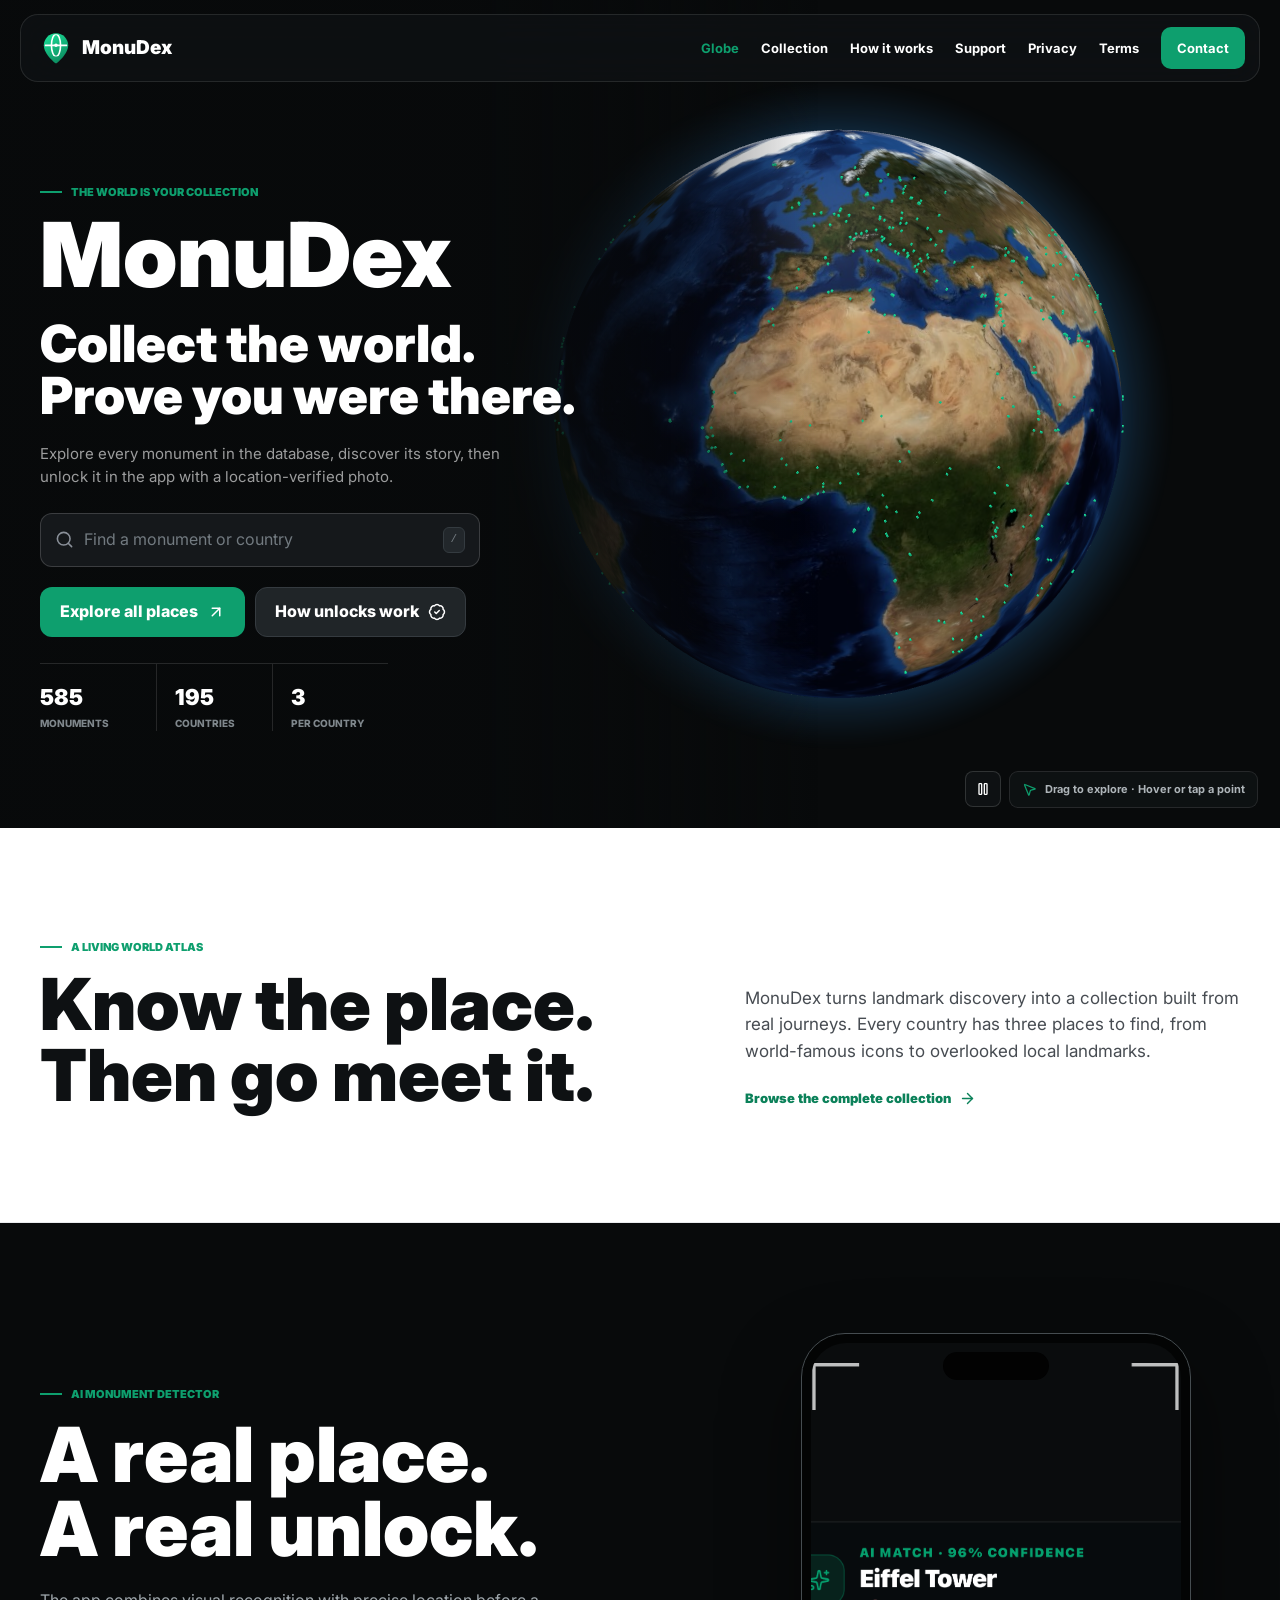
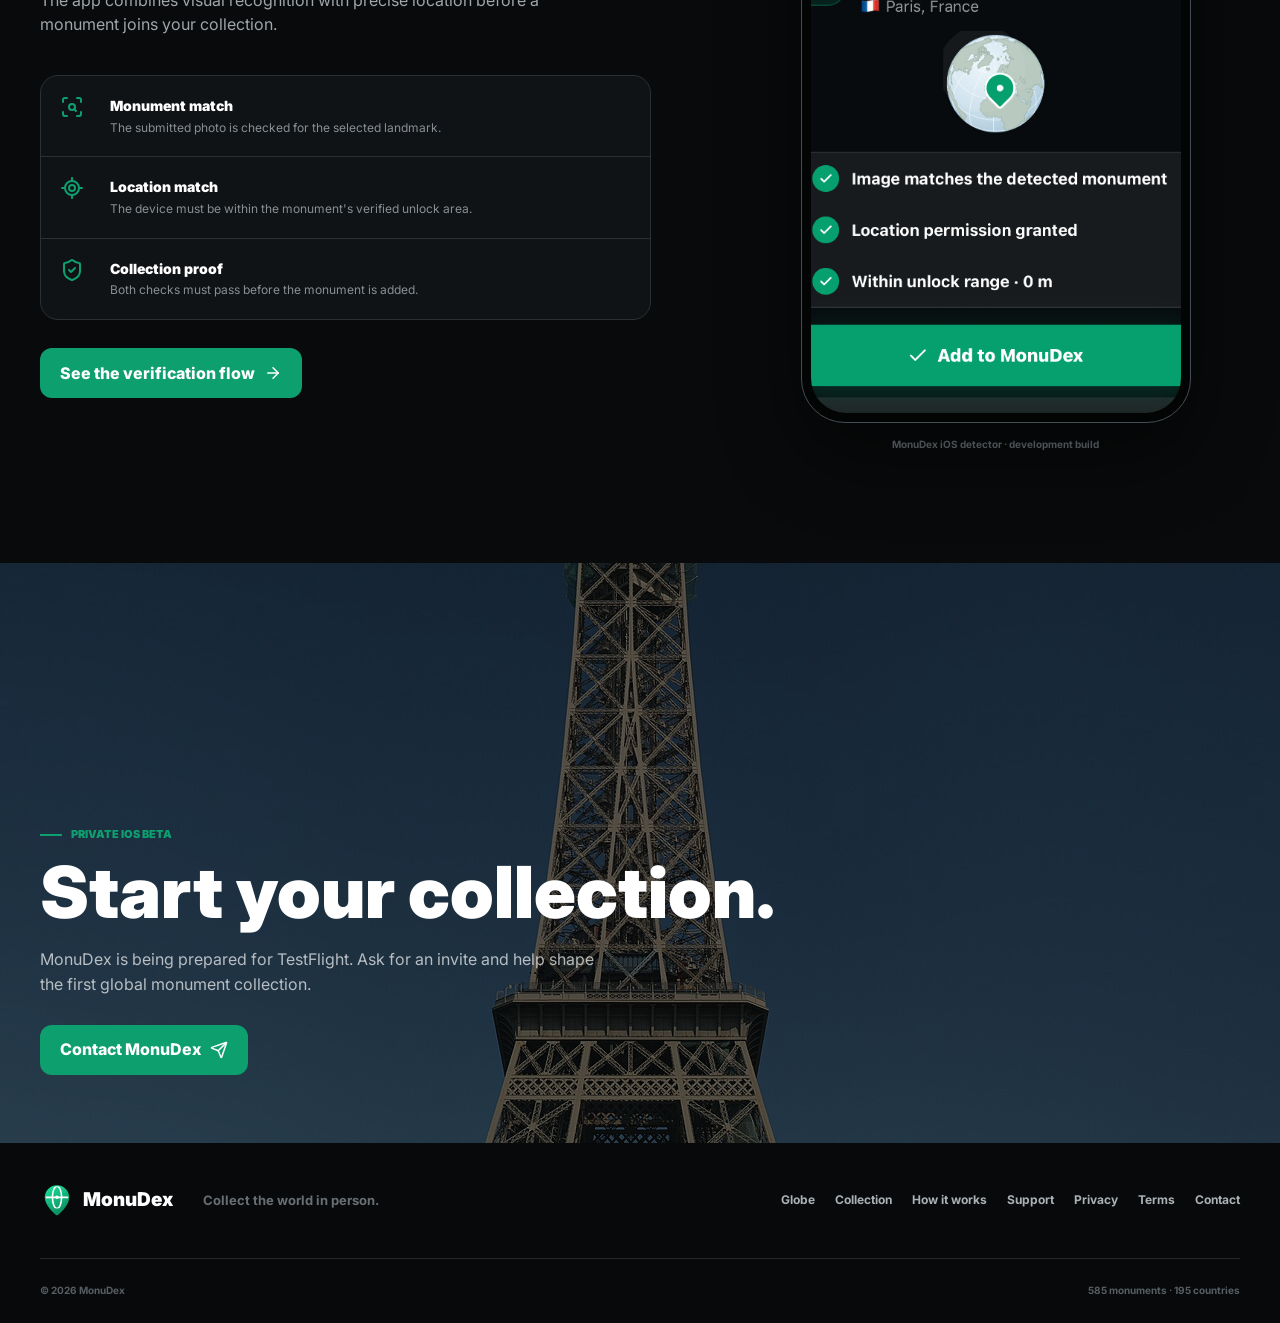
<file: index.html>
<!doctype html>
<html lang="en">
<head>
  <meta charset="utf-8">
  <meta name="viewport" content="width=device-width, initial-scale=1">
  <title>MonuDex | Collect the world in person</title>
  <meta name="description" content="Explore 585 monuments across 195 countries on the MonuDex globe, then unlock them in person with a location-verified photo.">
  <meta name="theme-color" content="#0E1113">
  <meta property="og:type" content="website">
  <meta property="og:title" content="MonuDex | Collect the world in person">
  <meta property="og:description" content="585 monuments. 195 countries. One personal collection built through real travel.">
  <meta property="og:url" content="https://monudex.com/">
  <meta property="og:image" content="https://monudex.com/assets/og-monudex.jpg">
  <meta name="twitter:card" content="summary_large_image">
  <link rel="icon" type="image/svg+xml" href="assets/logo-mark.svg">
  <link rel="apple-touch-icon" href="assets/icon.png">
  <link rel="preconnect" href="https://fonts.googleapis.com">
  <link rel="preconnect" href="https://fonts.gstatic.com" crossorigin>
  <link href="https://fonts.googleapis.com/css2?family=Inter:wght@400;500;600;700;800;900&display=swap" rel="stylesheet">
  <link rel="stylesheet" href="styles.css">
  <script src="assets/vendor/globe.gl.min.js" defer></script>
  <script src="assets/vendor/lucide.min.js" defer></script>
  <script src="site.js" defer></script>
  <script src="catalog.js" defer></script>
  <script src="globe.js" defer></script>
</head>
<body data-page="home">
  <a class="skip-link" href="#main">Skip to content</a>

  <header class="site-header" data-header>
    <a class="brand" href="index.html" aria-label="MonuDex home">
      <img src="assets/logo-mark.svg" alt="" width="36" height="36">
      <span>MonuDex</span>
    </a>
    <button class="icon-button menu-button" type="button" aria-label="Open navigation" aria-expanded="false" data-menu-button>
      <i data-lucide="menu" aria-hidden="true"></i>
    </button>
    <nav class="site-nav" aria-label="Primary navigation" data-nav>
      <a href="index.html" aria-current="page">Globe</a>
      <a href="explore.html">Collection</a>
      <a href="how-it-works.html">How it works</a>
      <a href="support.html">Support</a>
      <a href="privacy.html">Privacy</a>
      <a href="terms.html">Terms</a>
      <a class="nav-cta" href="mailto:hello@monudex.com?subject=MonuDex%20iOS">Contact</a>
    </nav>
  </header>

  <main id="main">
    <section class="globe-hero" aria-labelledby="hero-title">
      <div class="globe-stage" data-globe-stage aria-label="Interactive globe showing all 585 MonuDex monuments">
        <div class="globe-canvas" data-globe></div>
        <div class="globe-loading" data-globe-loading>
          <span></span>
          <p>Loading 585 places</p>
        </div>
      </div>

      <div class="hero-content page-shell">
        <p class="app-eyebrow"><span></span> The world is your collection</p>
        <h1 id="hero-title">MonuDex</h1>
        <p class="hero-line">Collect the world.<br>Prove you were there.</p>
        <p class="hero-copy">Explore every monument in the database, discover its story, then unlock it in the app with a location-verified photo.</p>

        <div class="globe-search-wrap">
          <label class="globe-search" for="globe-search">
            <i data-lucide="search" aria-hidden="true"></i>
            <span class="sr-only">Find a monument on the globe</span>
            <input id="globe-search" type="search" autocomplete="off" placeholder="Find a monument or country" data-globe-search>
            <kbd>/</kbd>
          </label>
          <div class="globe-results" data-globe-results hidden></div>
        </div>

        <div class="hero-actions">
          <a class="button button-primary" href="explore.html">Explore all places <i data-lucide="arrow-up-right" aria-hidden="true"></i></a>
          <a class="button button-dark" href="how-it-works.html">How unlocks work <i data-lucide="badge-check" aria-hidden="true"></i></a>
        </div>

        <div class="hero-stats" aria-label="MonuDex catalogue coverage">
          <div><strong>585</strong><span>Monuments</span></div>
          <div><strong>195</strong><span>Countries</span></div>
          <div><strong>3</strong><span>Per country</span></div>
        </div>
      </div>

      <div class="globe-controls">
        <button class="globe-rotation" type="button" aria-label="Pause globe rotation" aria-pressed="true" title="Pause globe rotation" data-globe-rotation>
          <i data-lucide="pause" aria-hidden="true"></i>
        </button>
        <div class="globe-instruction" aria-hidden="true">
          <i data-lucide="mouse-pointer-2"></i>
          <span>Drag to explore · Hover or tap a point</span>
        </div>
      </div>

      <aside class="place-popover" data-place-popover hidden aria-live="polite">
        <button class="icon-button place-close" type="button" aria-label="Close place information" data-place-close>
          <i data-lucide="x" aria-hidden="true"></i>
        </button>
        <img data-place-image alt="">
        <div class="place-copy">
          <p class="app-eyebrow"><span></span> <span data-place-category>Monument</span></p>
          <h2 data-place-name></h2>
          <p class="place-country"><i data-lucide="map-pin" aria-hidden="true"></i><span data-place-country></span></p>
          <div class="history-block">
            <span class="history-label">History</span>
            <p data-place-history>Loading history...</p>
          </div>
          <a class="history-source" href="https://en.wikipedia.org/" data-place-source target="_blank" rel="noreferrer" hidden>Read more on Wikipedia <i data-lucide="external-link" aria-hidden="true"></i></a>
        </div>
      </aside>
    </section>

    <section class="home-manifesto">
      <div class="page-shell home-manifesto-layout">
        <div>
          <p class="app-eyebrow"><span></span> A living world atlas</p>
          <h2>Know the place.<br>Then go meet it.</h2>
        </div>
        <div class="manifesto-copy">
          <p>MonuDex turns landmark discovery into a collection built from real journeys. Every country has three places to find, from world-famous icons to overlooked local landmarks.</p>
          <a class="text-link" href="explore.html">Browse the complete collection <i data-lucide="arrow-right" aria-hidden="true"></i></a>
        </div>
      </div>
    </section>

    <section class="verification-section" aria-labelledby="verification-title">
      <div class="page-shell verification-layout">
        <div class="verification-copy">
          <p class="app-eyebrow"><span></span> AI monument detector</p>
          <h2 id="verification-title">A real place.<br>A real unlock.</h2>
          <p class="verification-intro">The app combines visual recognition with precise location before a monument joins your collection.</p>
          <div class="proof-list">
            <div><i data-lucide="scan-search" aria-hidden="true"></i><p><strong>Monument match</strong><span>The submitted photo is checked for the selected landmark.</span></p></div>
            <div><i data-lucide="locate-fixed" aria-hidden="true"></i><p><strong>Location match</strong><span>The device must be within the monument's verified unlock area.</span></p></div>
            <div><i data-lucide="shield-check" aria-hidden="true"></i><p><strong>Collection proof</strong><span>Both checks must pass before the monument is added.</span></p></div>
          </div>
          <a class="button button-primary section-action" href="how-it-works.html">See the verification flow <i data-lucide="arrow-right" aria-hidden="true"></i></a>
        </div>

        <figure class="app-figure">
          <div class="phone-frame">
            <div class="phone-island" aria-hidden="true"></div>
            <img src="assets/app-detector.png" alt="MonuDex camera detector confirming the Eiffel Tower with image and location checks">
          </div>
          <figcaption>MonuDex iOS detector · development build</figcaption>
        </figure>
      </div>
    </section>

    <section class="closing-section" aria-labelledby="closing-title">
      <img src="assets/hero-eiffel.jpg" alt="The Eiffel Tower seen from Paris" loading="lazy">
      <div class="closing-shade" aria-hidden="true"></div>
      <div class="page-shell closing-content">
        <p class="app-eyebrow"><span></span> Private iOS beta</p>
        <h2 id="closing-title">Start your collection.</h2>
        <p>MonuDex is being prepared for TestFlight. Ask for an invite and help shape the first global monument collection.</p>
        <a class="button button-primary" href="mailto:hello@monudex.com?subject=MonuDex%20iOS">Contact MonuDex <i data-lucide="send" aria-hidden="true"></i></a>
      </div>
    </section>
  </main>

  <footer class="site-footer">
    <div class="page-shell footer-main">
      <a class="brand footer-brand" href="index.html" aria-label="MonuDex home"><img src="assets/logo-mark.svg" alt="" width="38" height="38"><span>MonuDex</span></a>
      <p>Collect the world in person.</p>
      <nav aria-label="Footer navigation">
        <a href="index.html">Globe</a>
        <a href="explore.html">Collection</a>
        <a href="how-it-works.html">How it works</a>
        <a href="support.html">Support</a>
        <a href="privacy.html">Privacy</a>
        <a href="terms.html">Terms</a>
        <a href="mailto:hello@monudex.com">Contact</a>
      </nav>
    </div>
    <div class="page-shell footer-bottom"><span>© 2026 MonuDex</span><span>585 monuments · 195 countries</span></div>
  </footer>

  <noscript>The globe needs JavaScript. The complete monument collection remains available on the Collection page.</noscript>
</body>
</html>
</file>
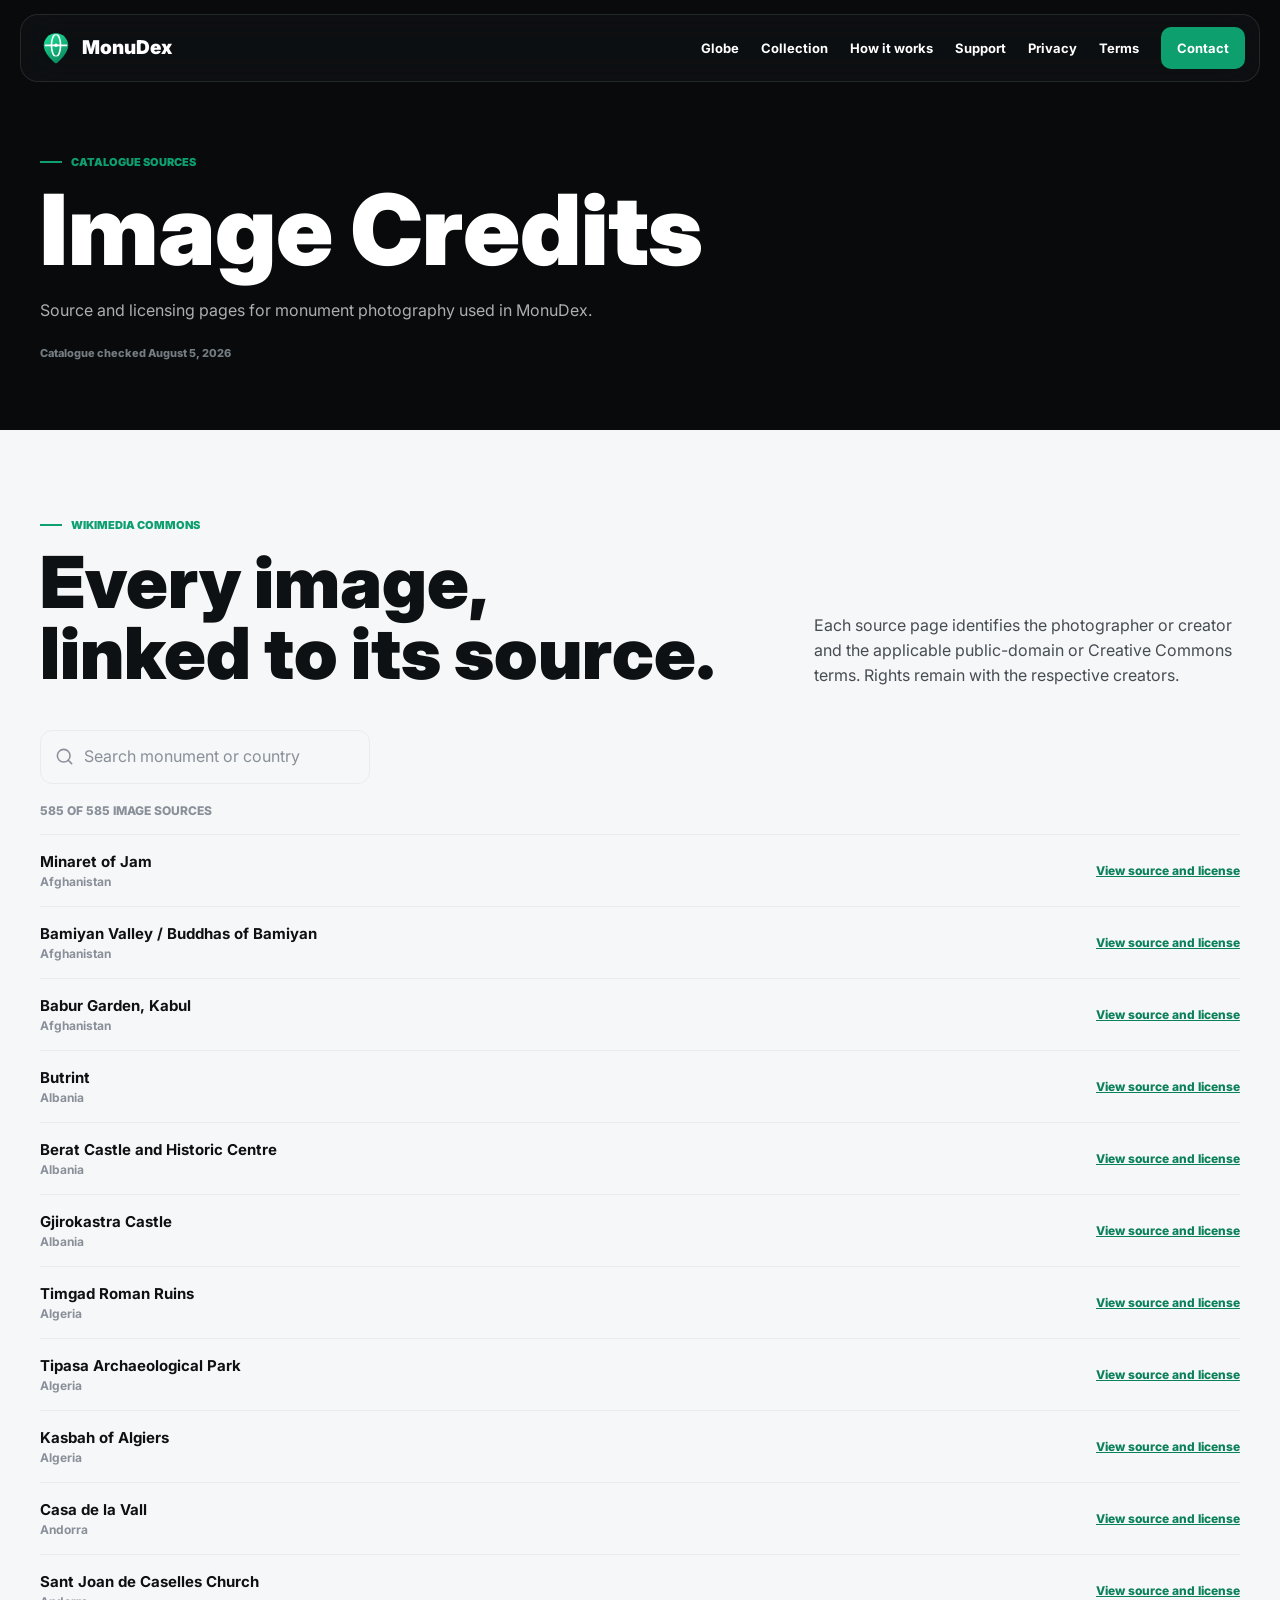
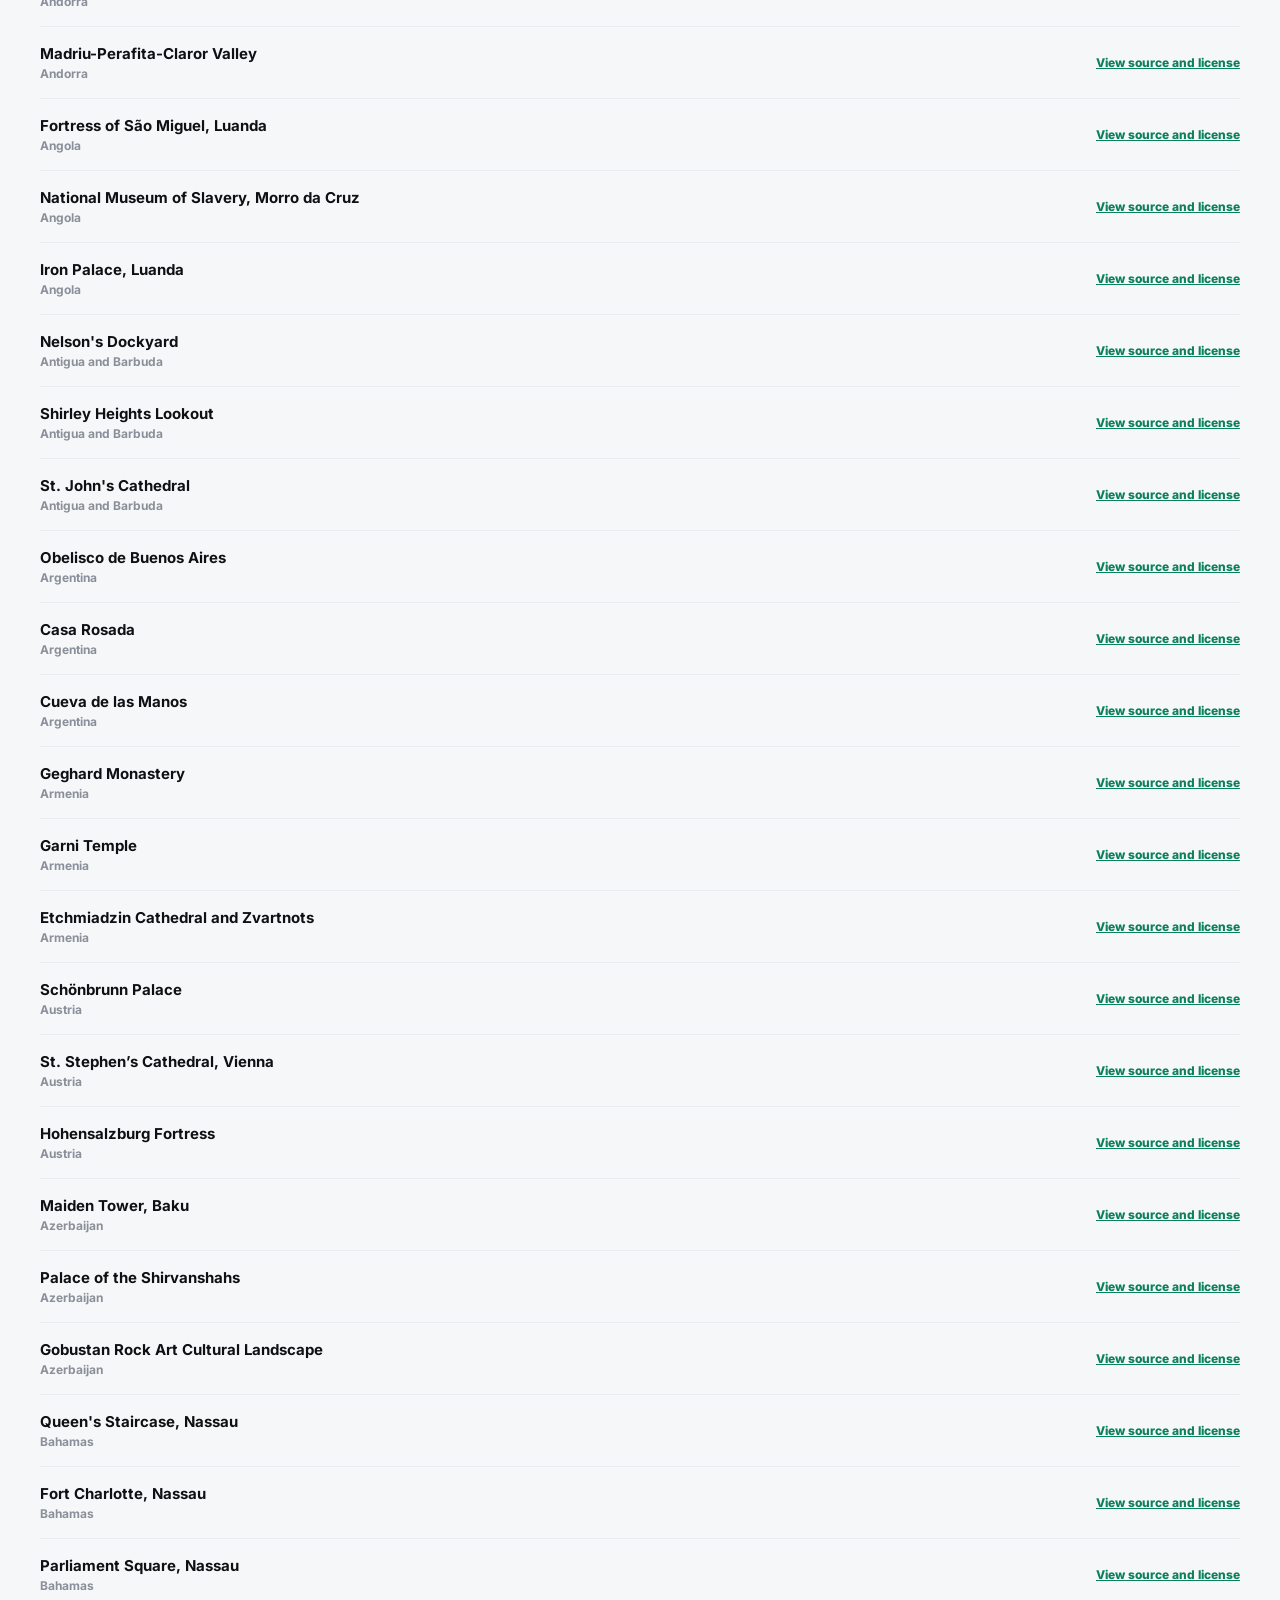
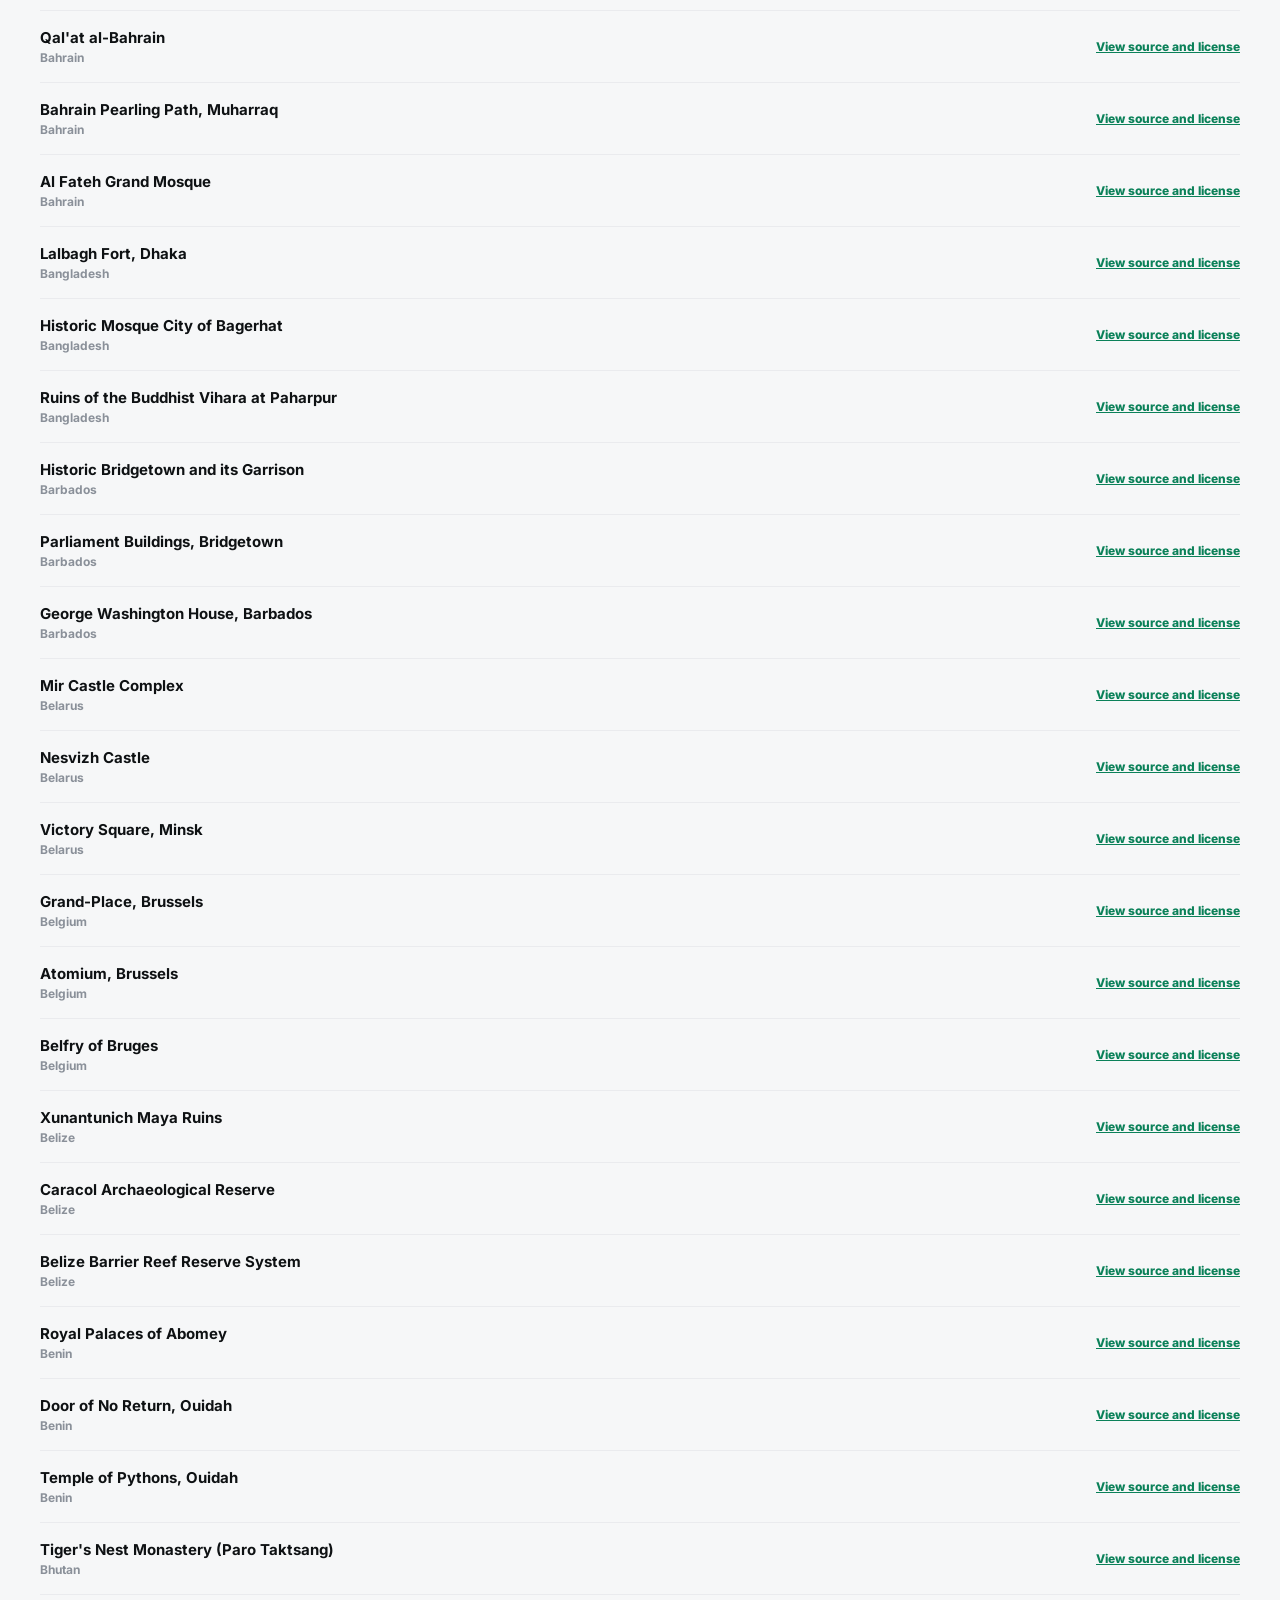
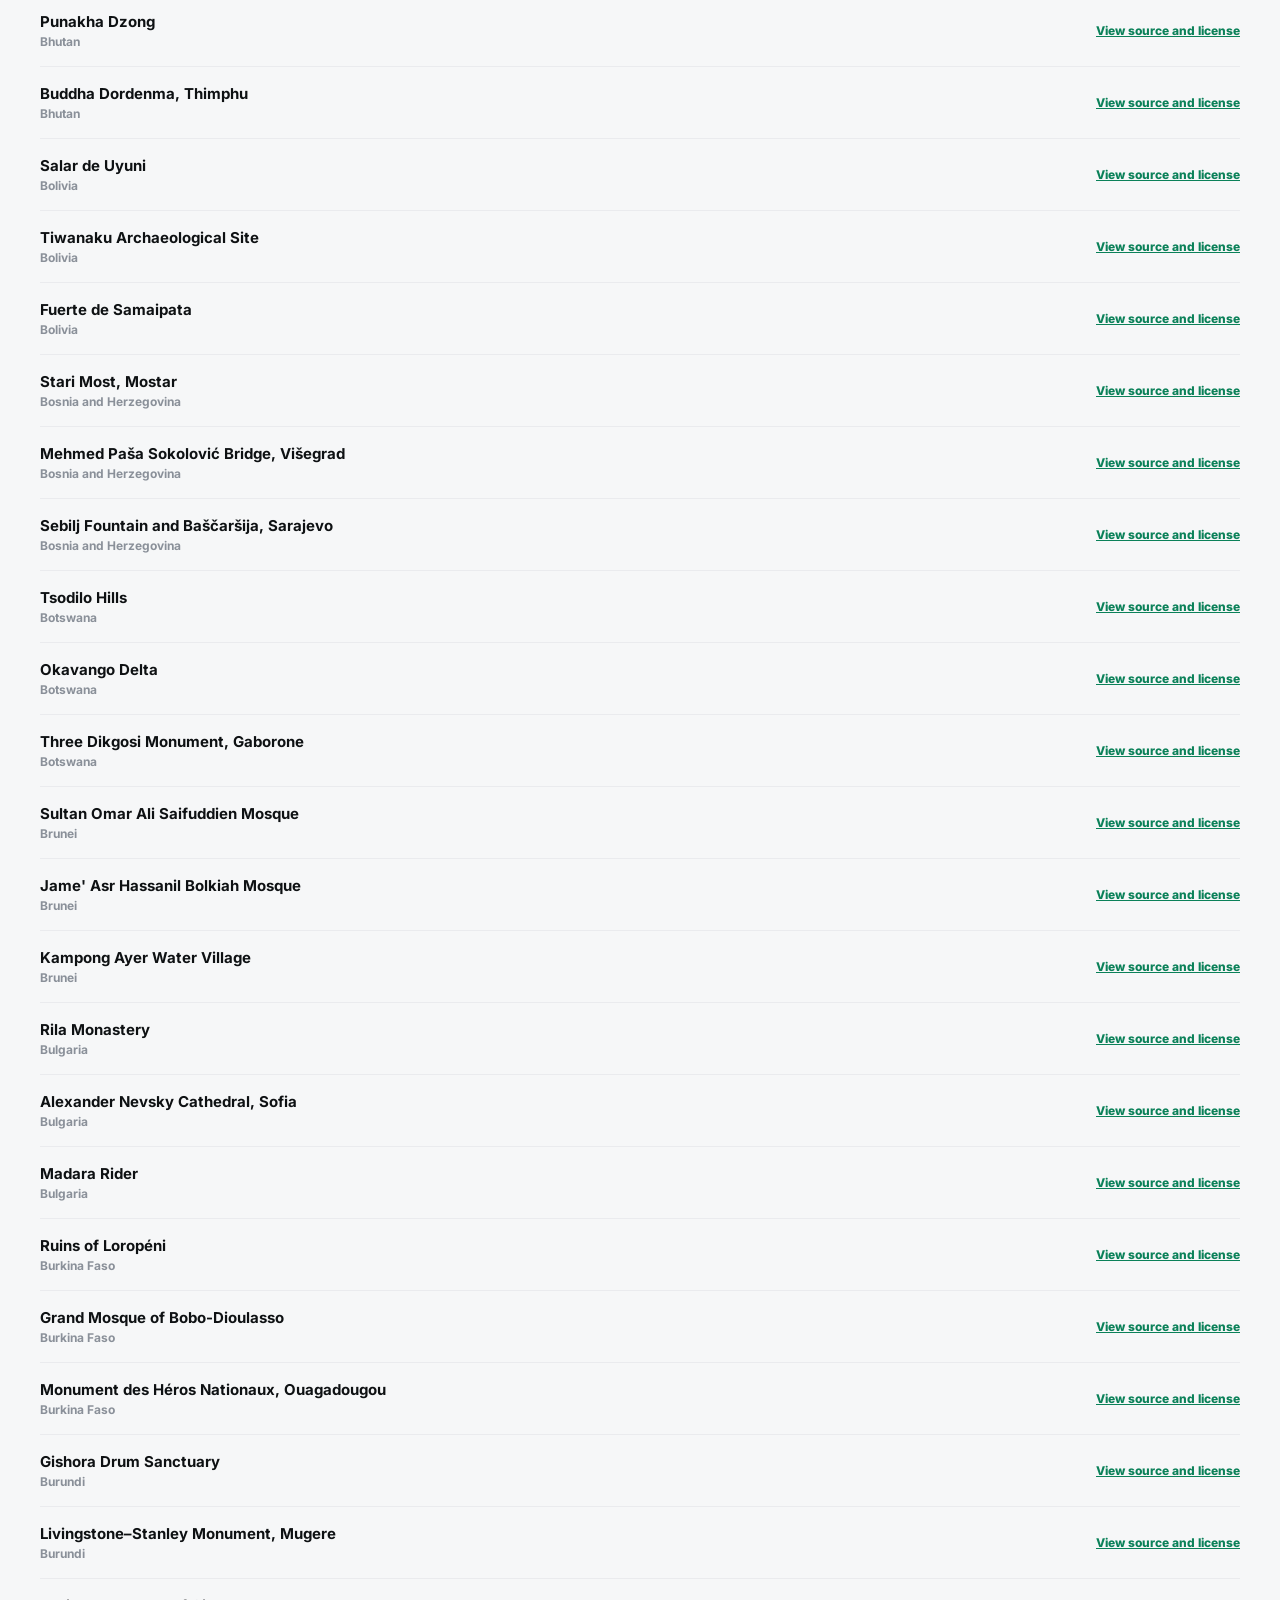
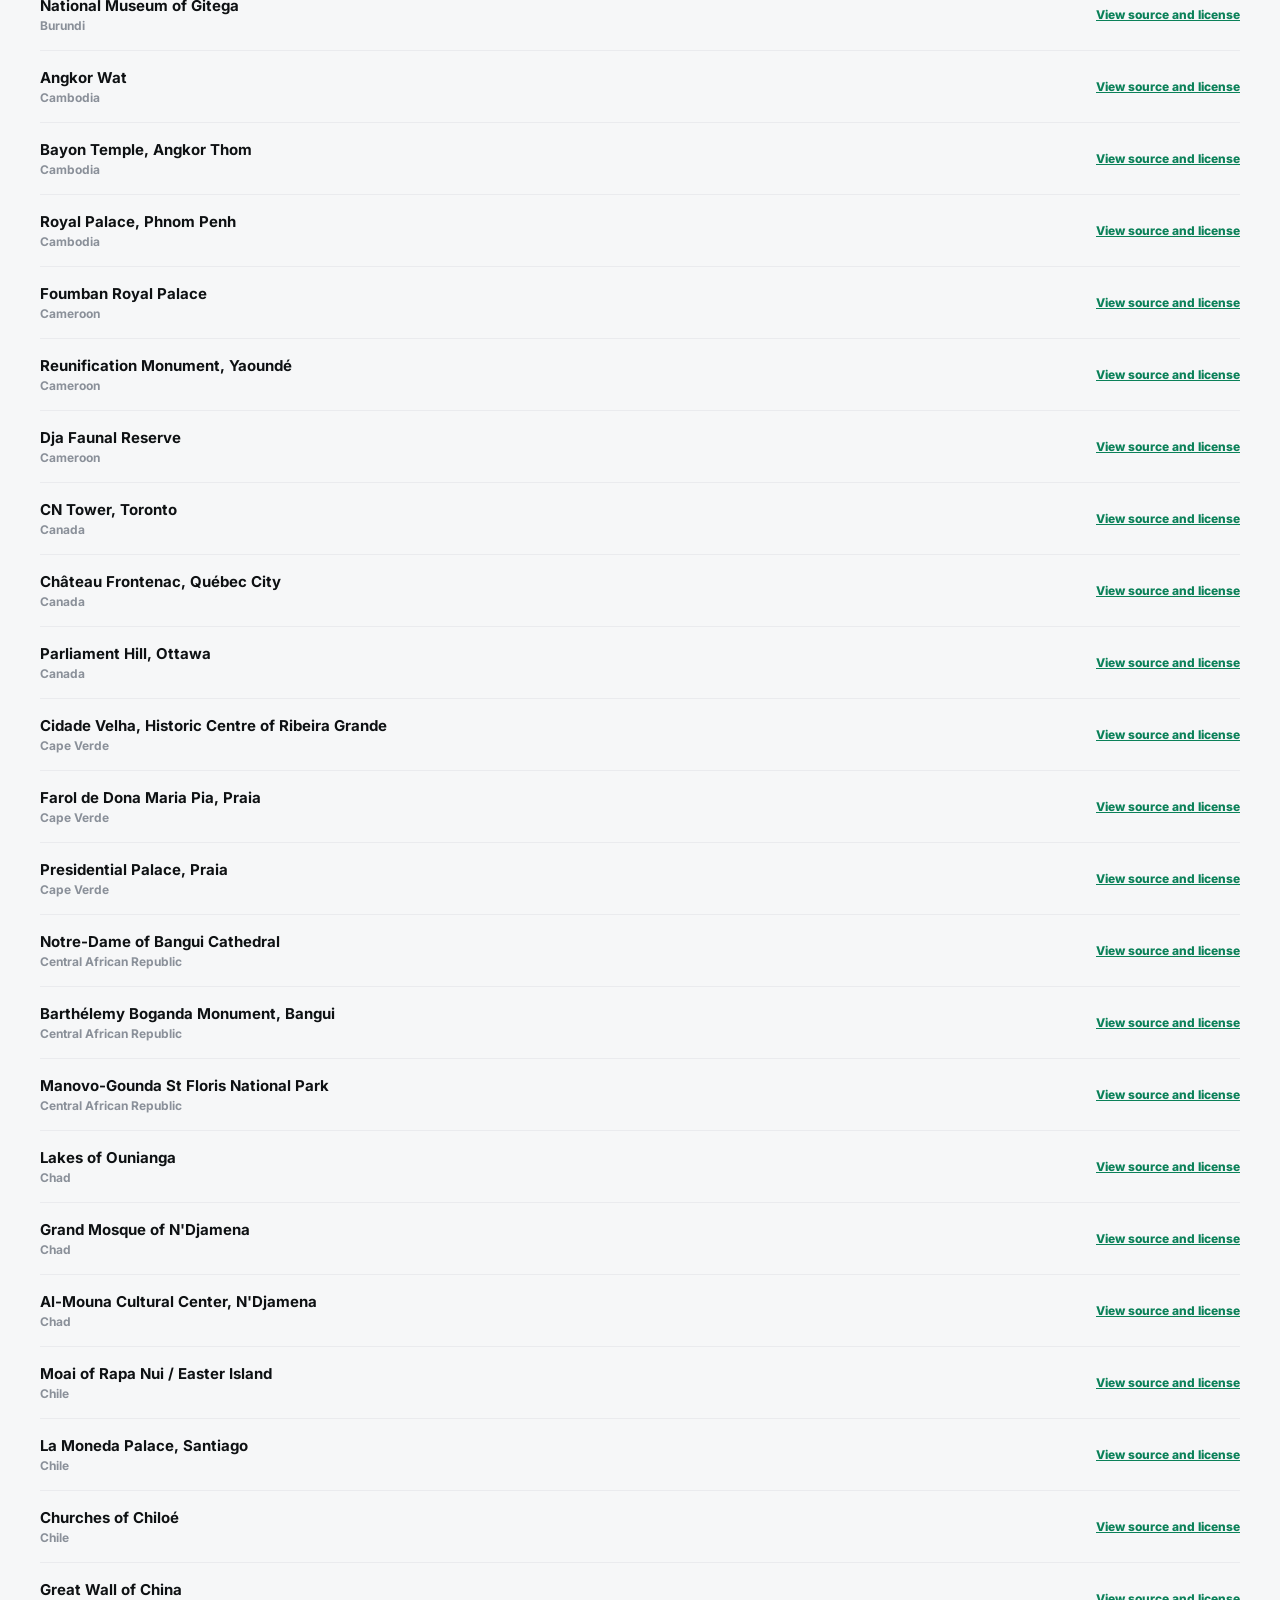
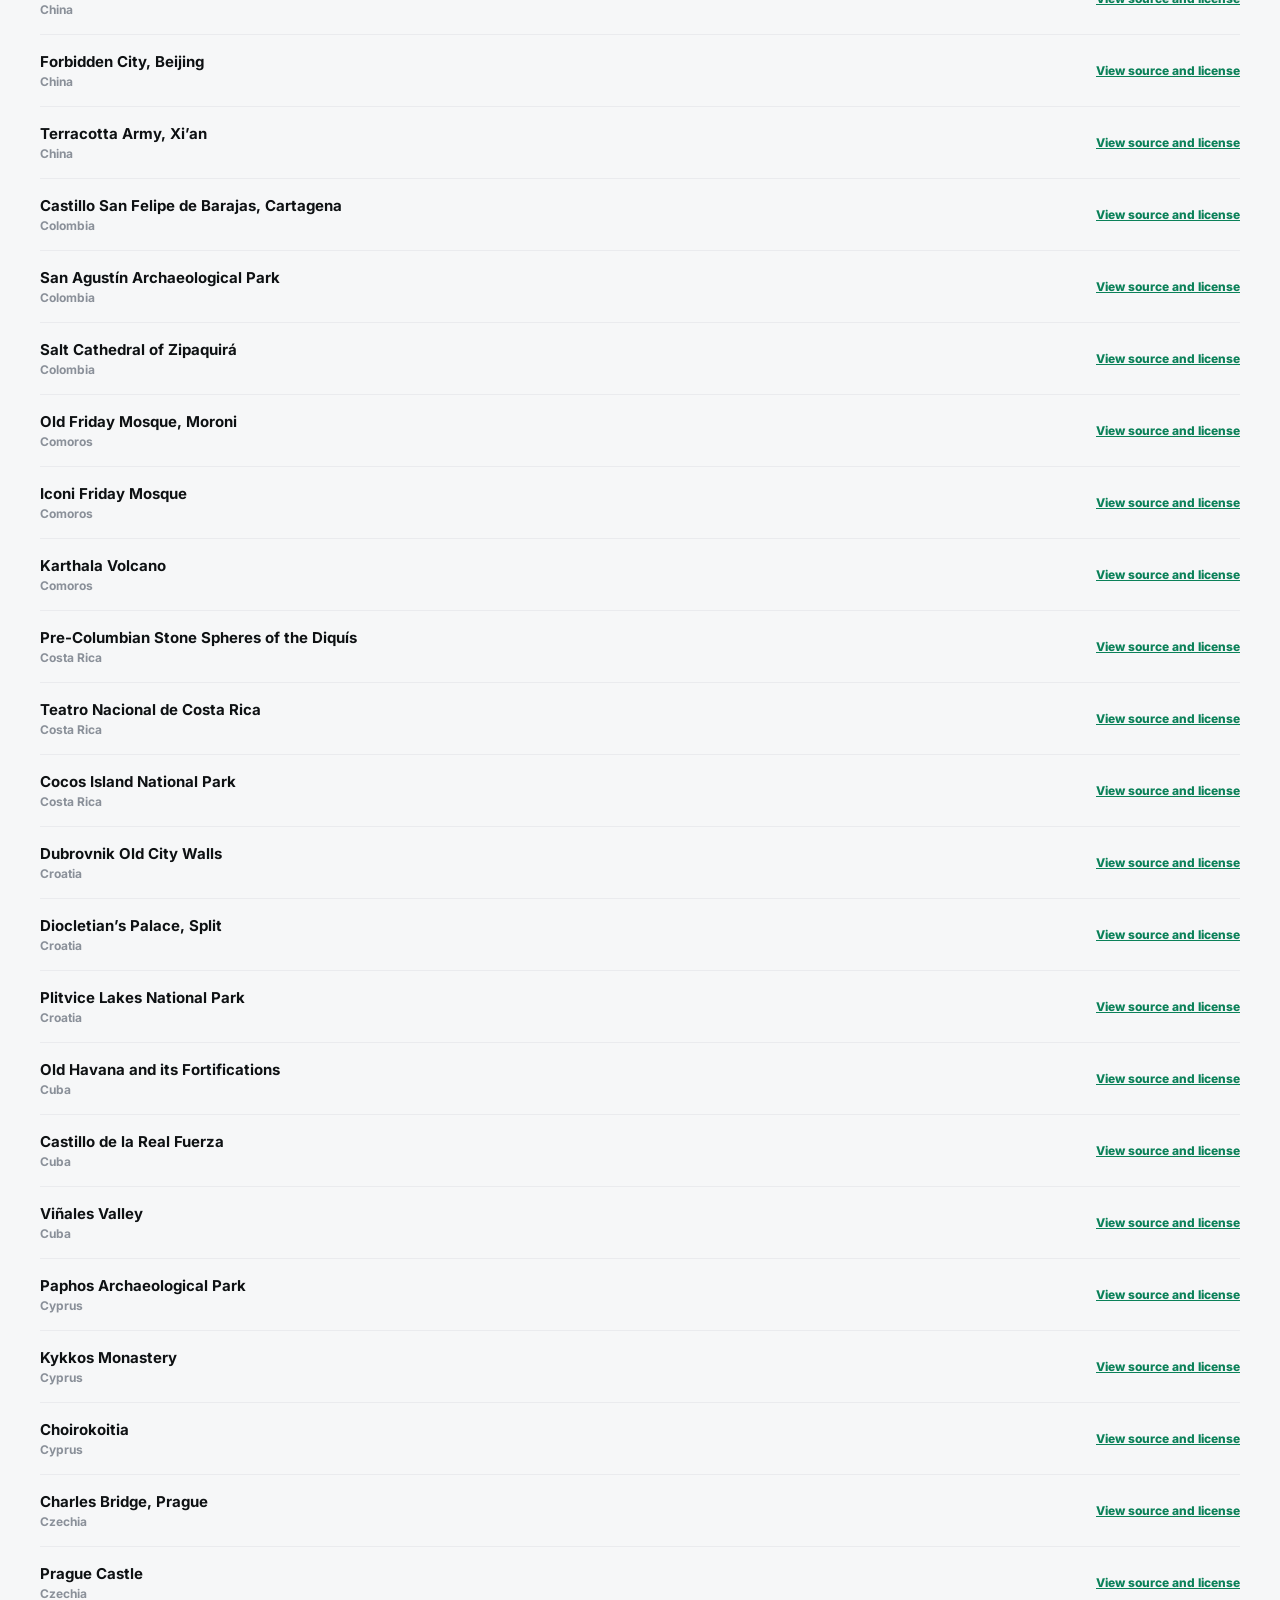
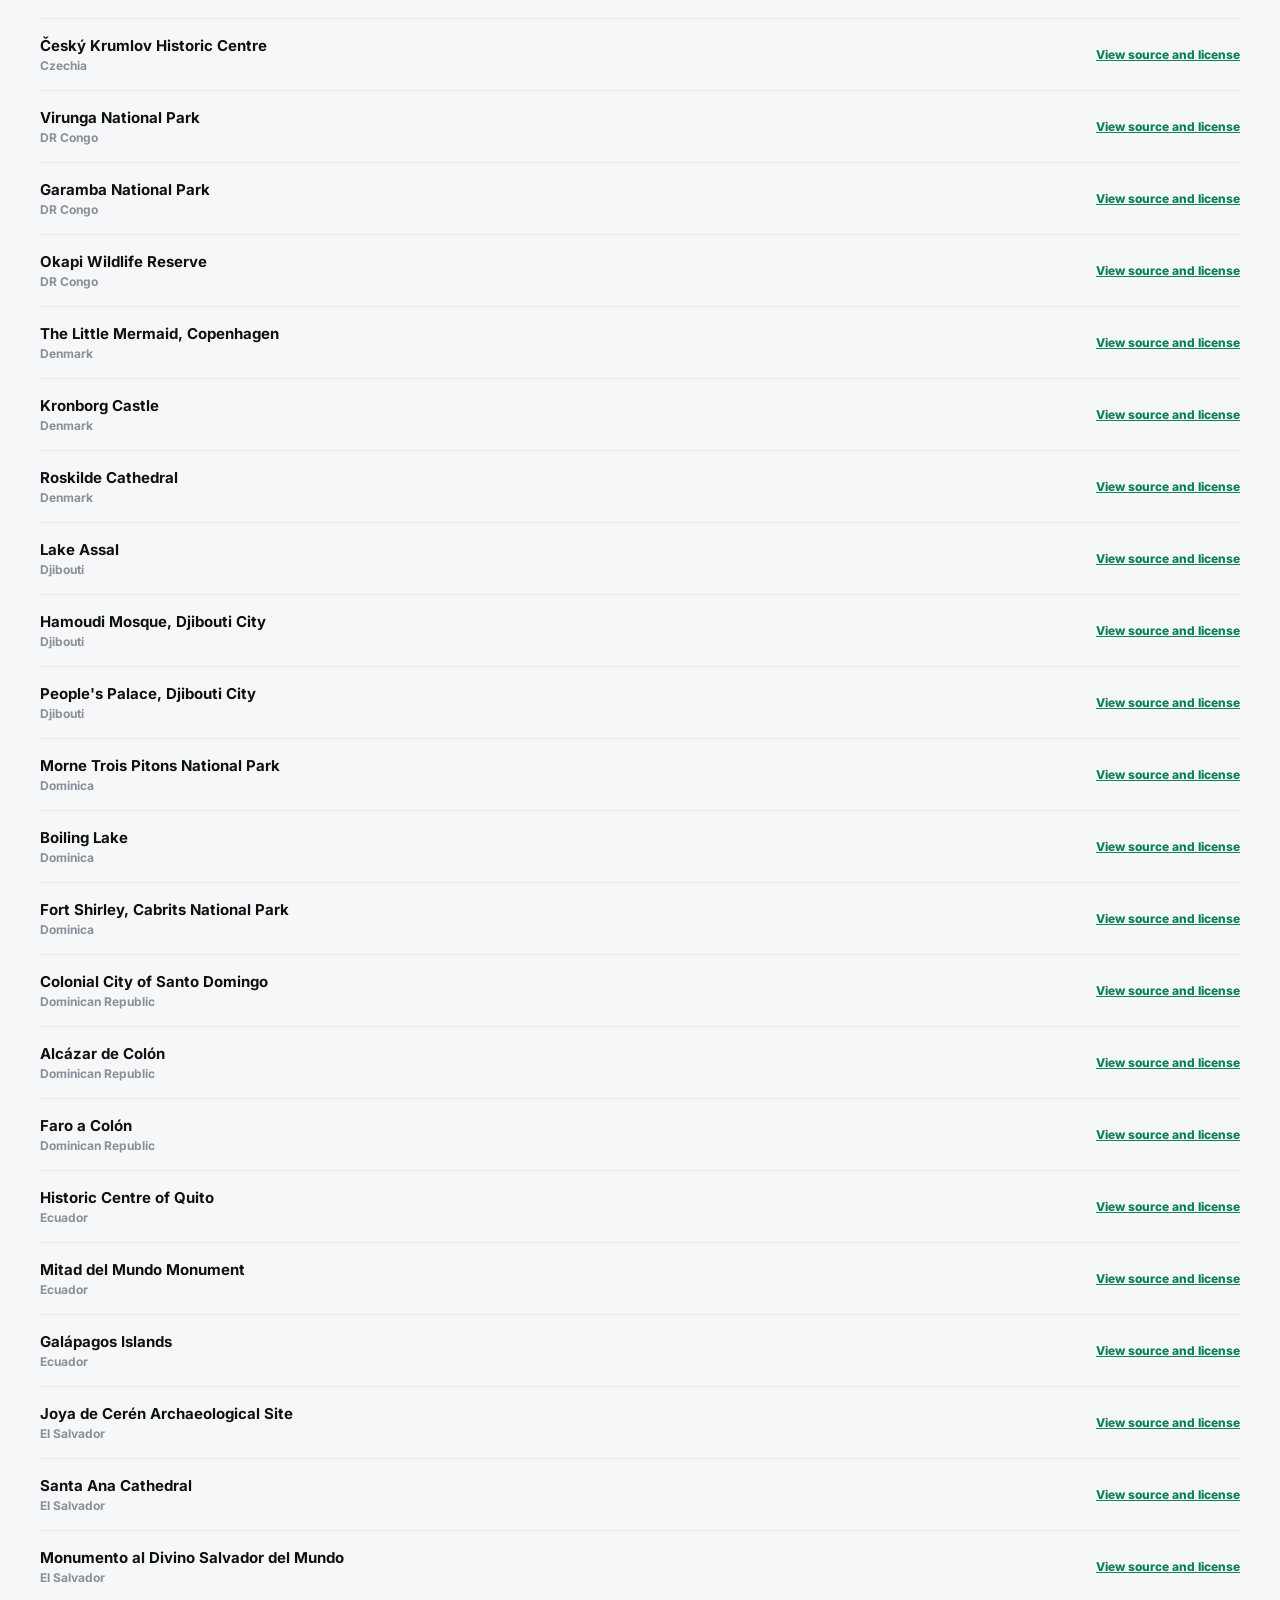
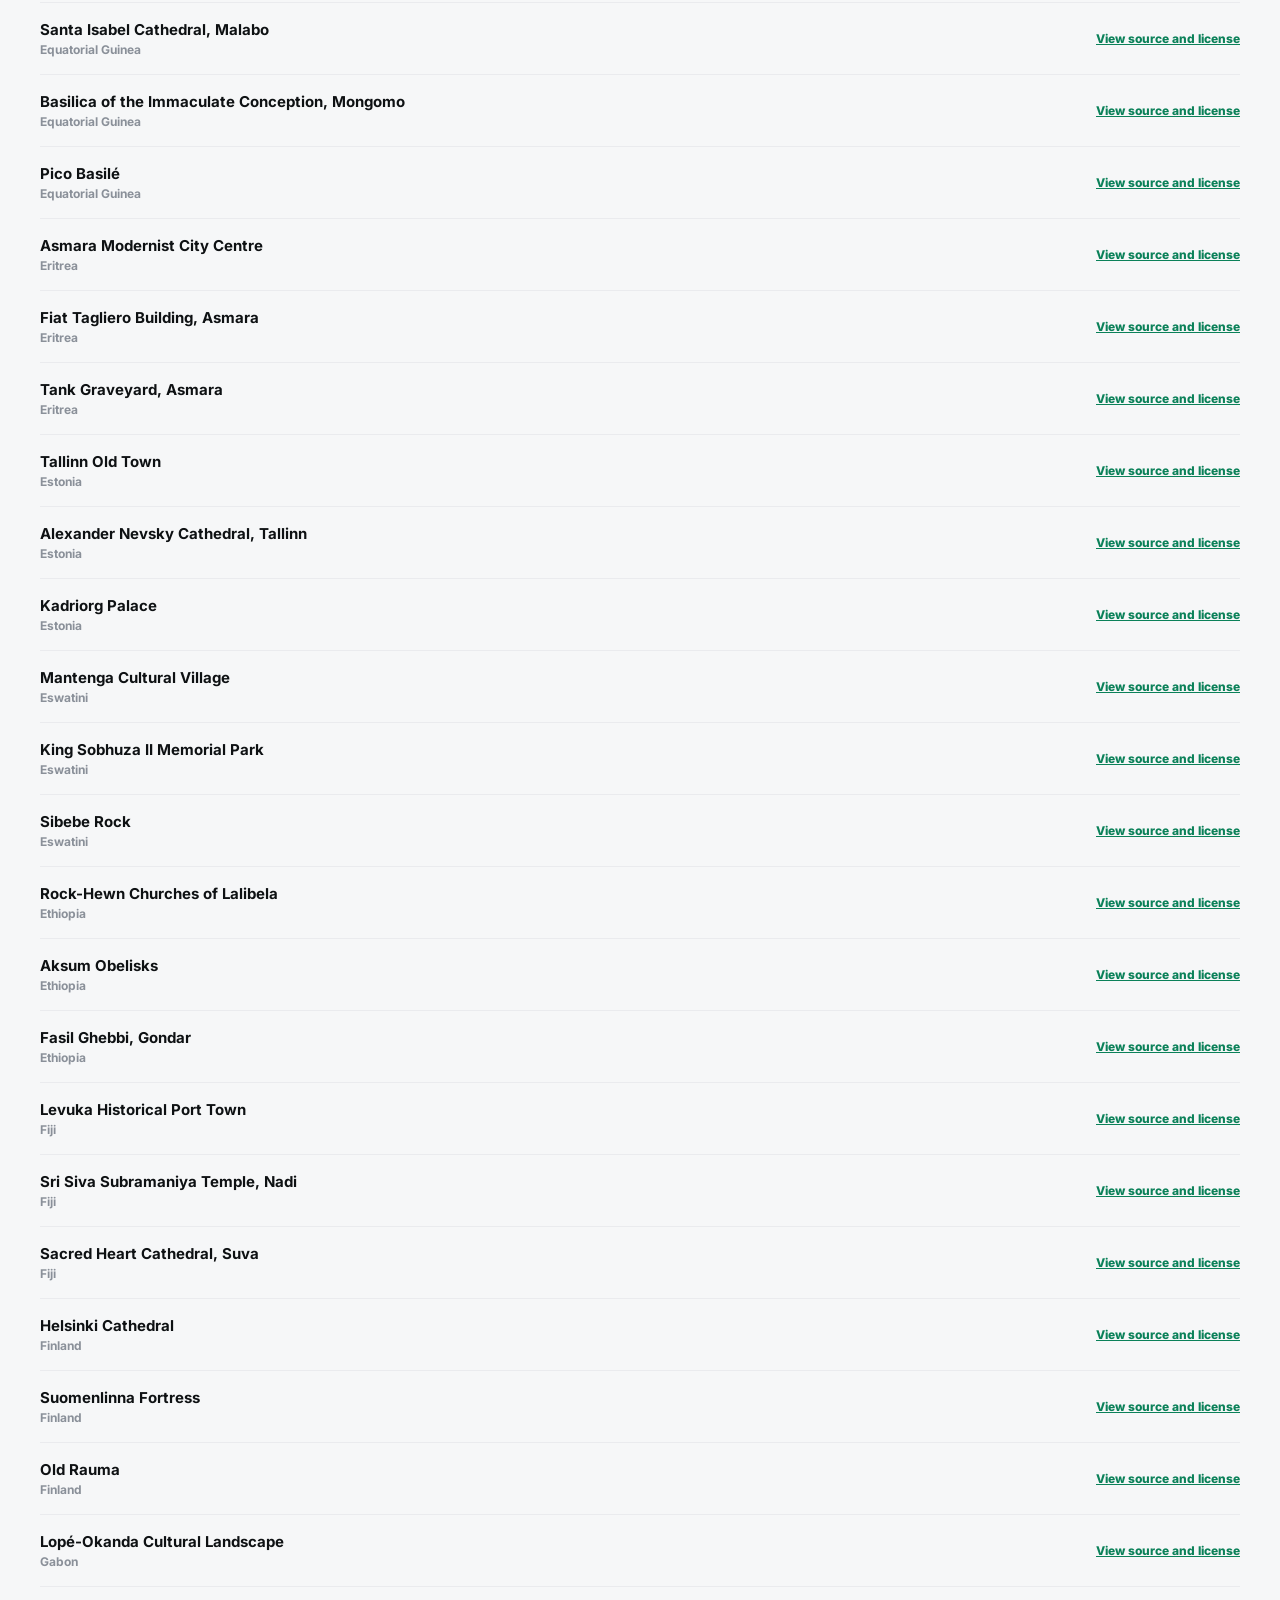
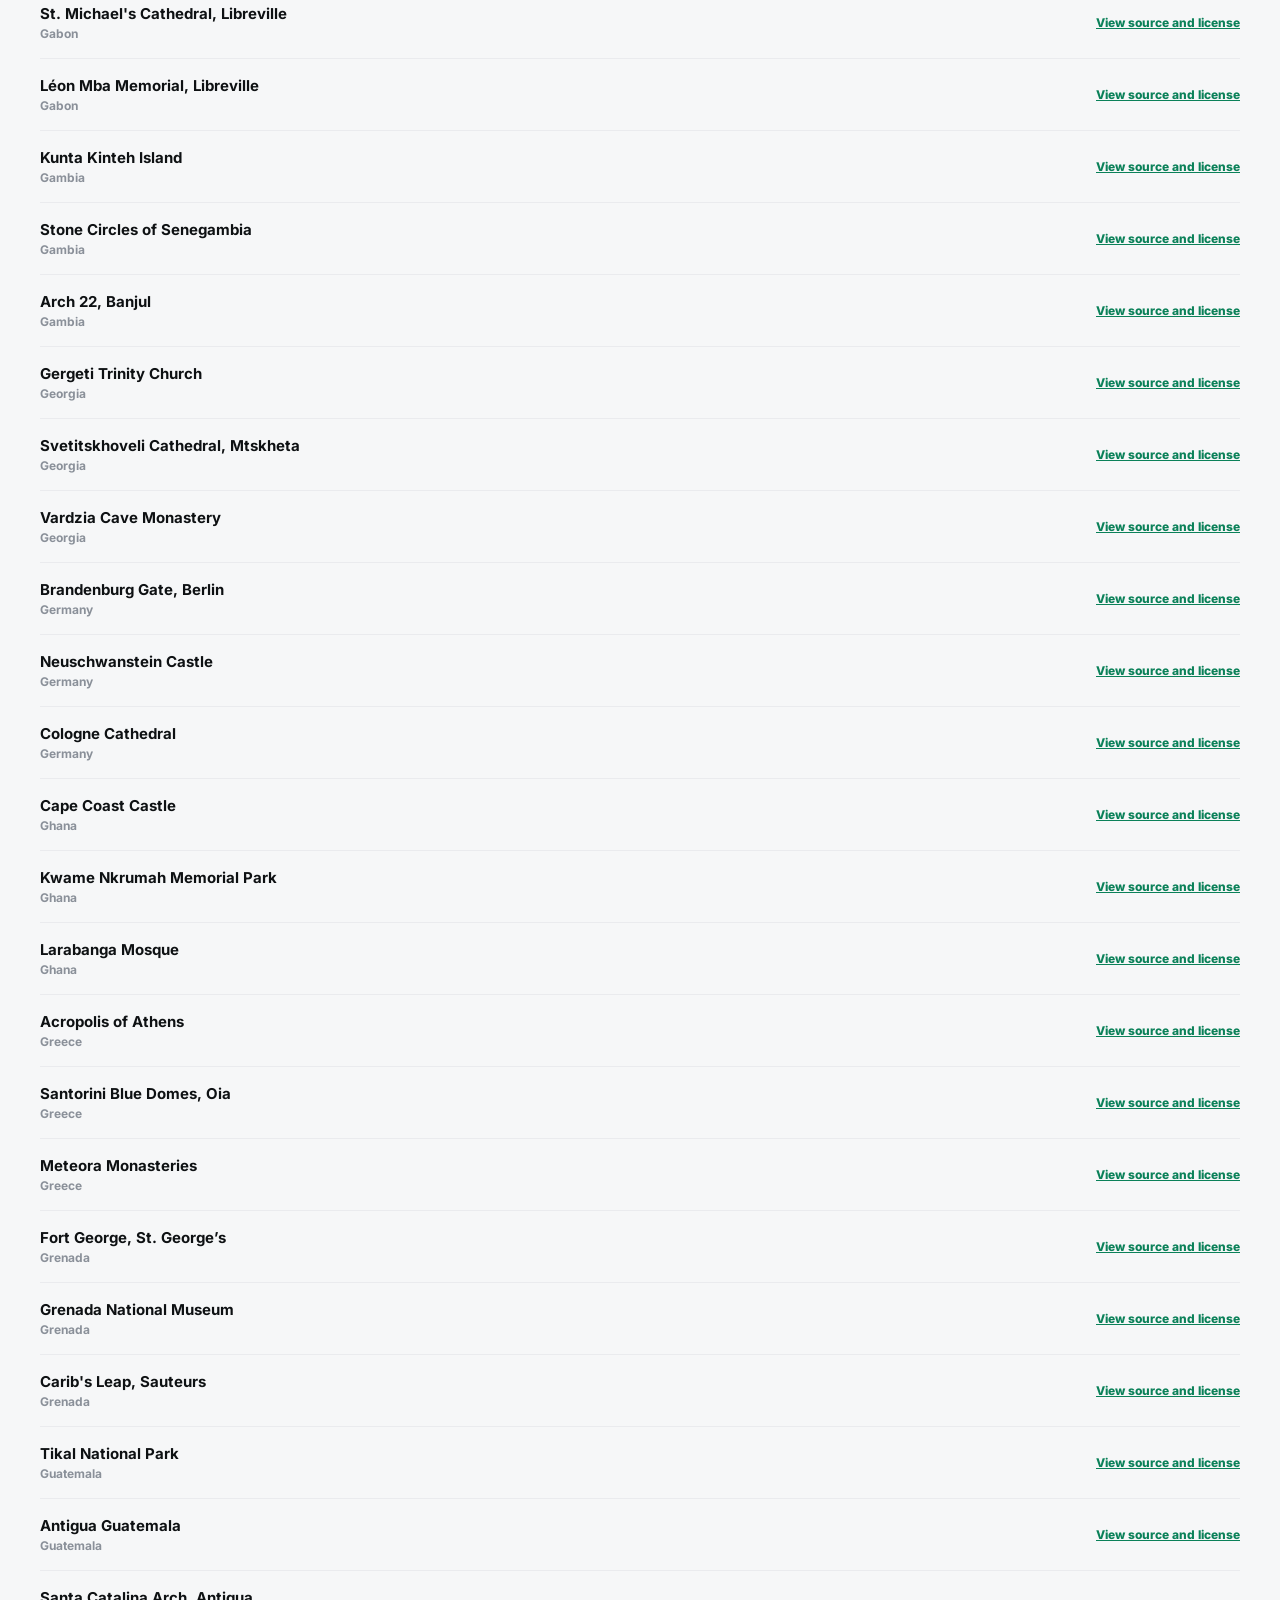
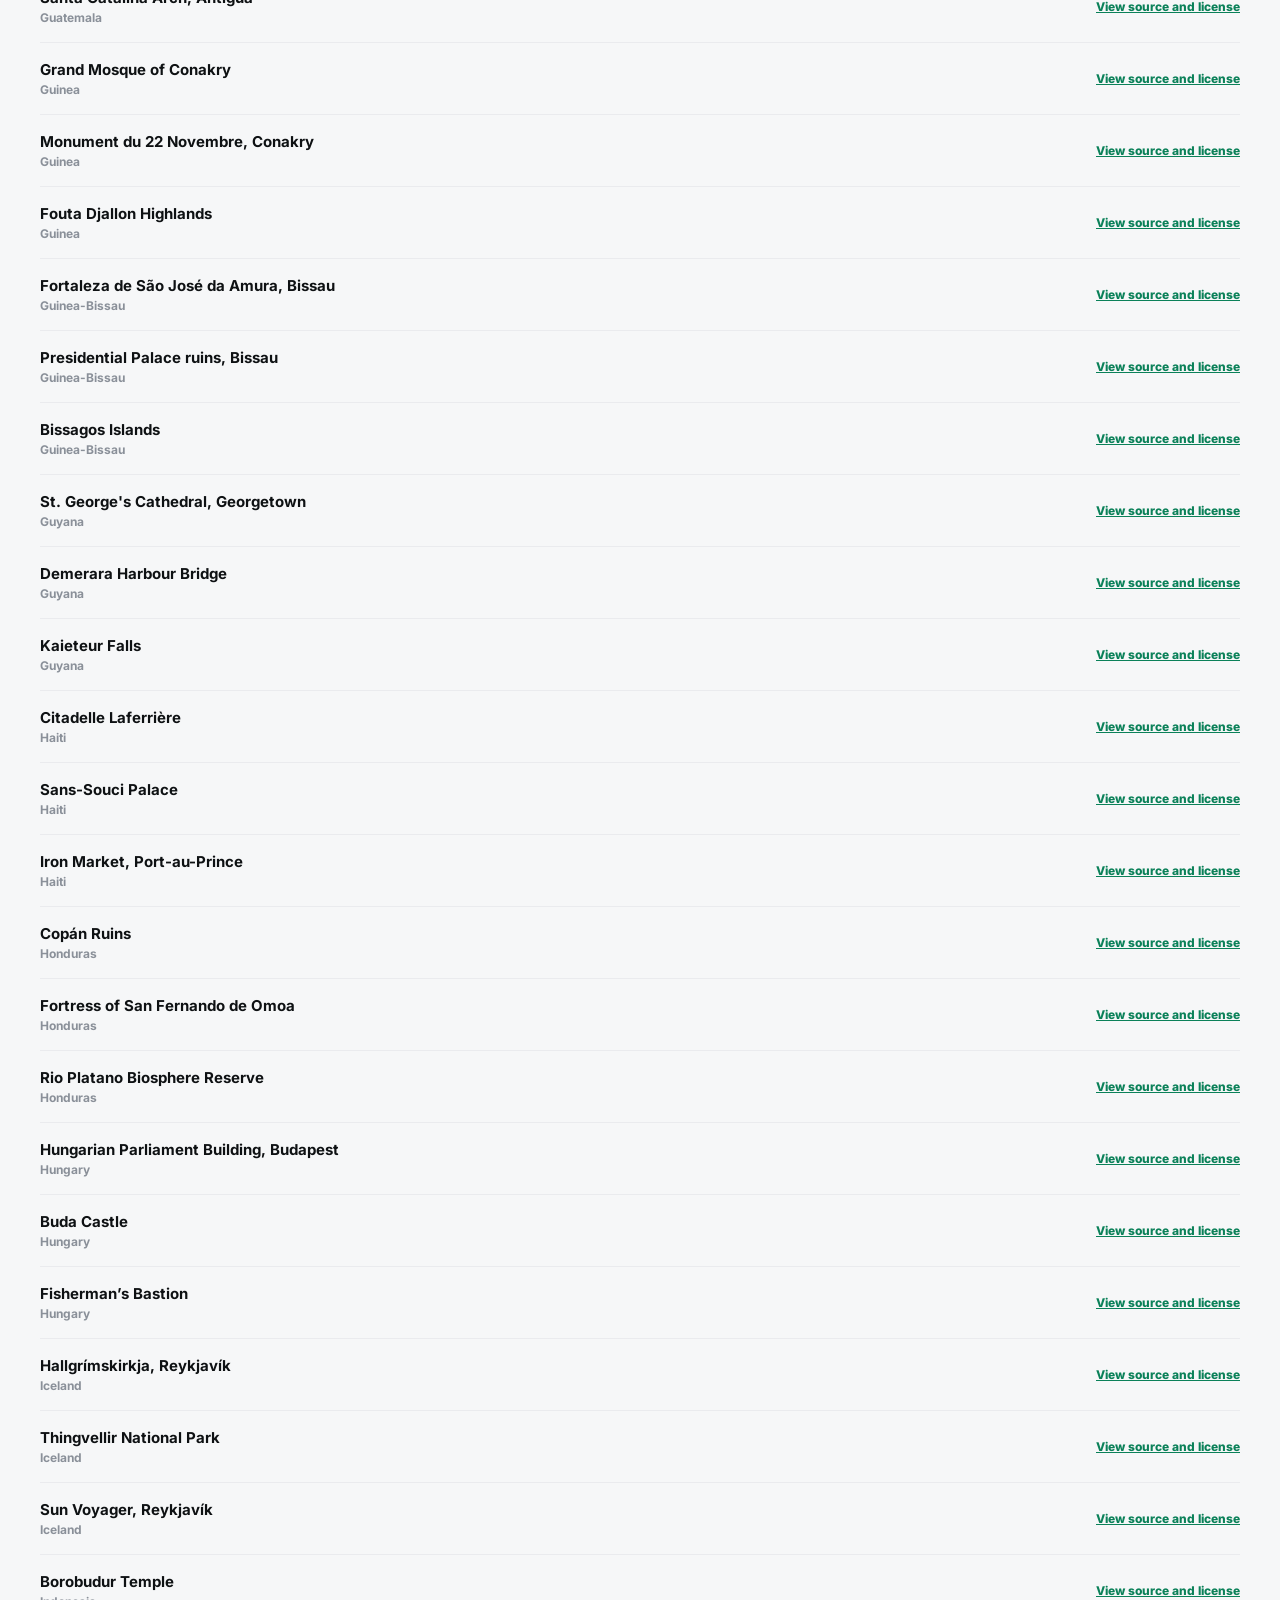
<file: credits.html>
<!doctype html>
<html lang="en">
<head>
  <meta charset="utf-8"><meta name="viewport" content="width=device-width, initial-scale=1">
  <title>Image Credits | MonuDex</title><meta name="description" content="Source links and licensing pages for monument photographs displayed by MonuDex."><meta name="theme-color" content="#0E1113">
  <link rel="icon" type="image/svg+xml" href="assets/logo-mark.svg"><link rel="apple-touch-icon" href="assets/icon.png"><link rel="preconnect" href="https://fonts.googleapis.com"><link rel="preconnect" href="https://fonts.gstatic.com" crossorigin><link href="https://fonts.googleapis.com/css2?family=Inter:wght@400;500;600;700;800;900&display=swap" rel="stylesheet"><link rel="stylesheet" href="styles.css"><script src="assets/vendor/lucide.min.js" defer></script><script src="site.js" defer></script><script src="credits.js" defer></script>
</head>
<body data-page="credits">
  <a class="skip-link" href="#main">Skip to content</a>
  <header class="site-header" data-header><a class="brand" href="index.html" aria-label="MonuDex home"><img src="assets/logo-mark.svg" alt="" width="36" height="36"><span>MonuDex</span></a><button class="icon-button menu-button" type="button" aria-label="Open navigation" aria-expanded="false" data-menu-button><i data-lucide="menu" aria-hidden="true"></i></button><nav class="site-nav" aria-label="Primary navigation" data-nav><a href="index.html">Globe</a><a href="explore.html">Collection</a><a href="how-it-works.html">How it works</a><a href="support.html">Support</a><a href="privacy.html">Privacy</a><a href="terms.html">Terms</a><a class="nav-cta" href="mailto:hello@monudex.com?subject=MonuDex%20image%20credit">Contact</a></nav></header>
  <main id="main">
    <section class="page-hero legal-hero" aria-labelledby="page-title"><div class="page-shell page-hero-content"><p class="app-eyebrow"><span></span> Catalogue sources</p><h1 id="page-title">Image Credits</h1><p>Source and licensing pages for monument photography used in MonuDex.</p><span class="legal-updated">Catalogue checked August 5, 2026</span></div></section>
    <section class="credits-page page-shell" aria-labelledby="credits-title">
      <div class="section-heading compact-heading"><div><p class="app-eyebrow"><span></span> Wikimedia Commons</p><h2 id="credits-title">Every image,<br>linked to its source.</h2></div><p>Each source page identifies the photographer or creator and the applicable public-domain or Creative Commons terms. Rights remain with the respective creators.</p></div>
      <label class="search-field credits-search"><i data-lucide="search" aria-hidden="true"></i><span class="sr-only">Search image credits</span><input type="search" placeholder="Search monument or country" data-credits-search></label>
      <p class="credits-status" data-credits-status>Loading image credits…</p>
      <div class="credits-list" data-credits-list></div>
    </section>
  </main>
  <footer class="site-footer"><div class="page-shell footer-main"><a class="brand footer-brand" href="index.html" aria-label="MonuDex home"><img src="assets/logo-mark.svg" alt="" width="38" height="38"><span>MonuDex</span></a><p>Collect the world in person.</p><nav aria-label="Footer navigation"><a href="index.html">Globe</a><a href="explore.html">Collection</a><a href="how-it-works.html">How it works</a><a href="support.html">Support</a><a href="credits.html">Credits</a><a href="privacy.html">Privacy</a><a href="terms.html">Terms</a><a href="mailto:hello@monudex.com">Contact</a></nav></div><div class="page-shell footer-bottom"><span>© 2026 MonuDex</span><span>585 monuments · 195 countries</span></div></footer>
</body>
</html>
</file>
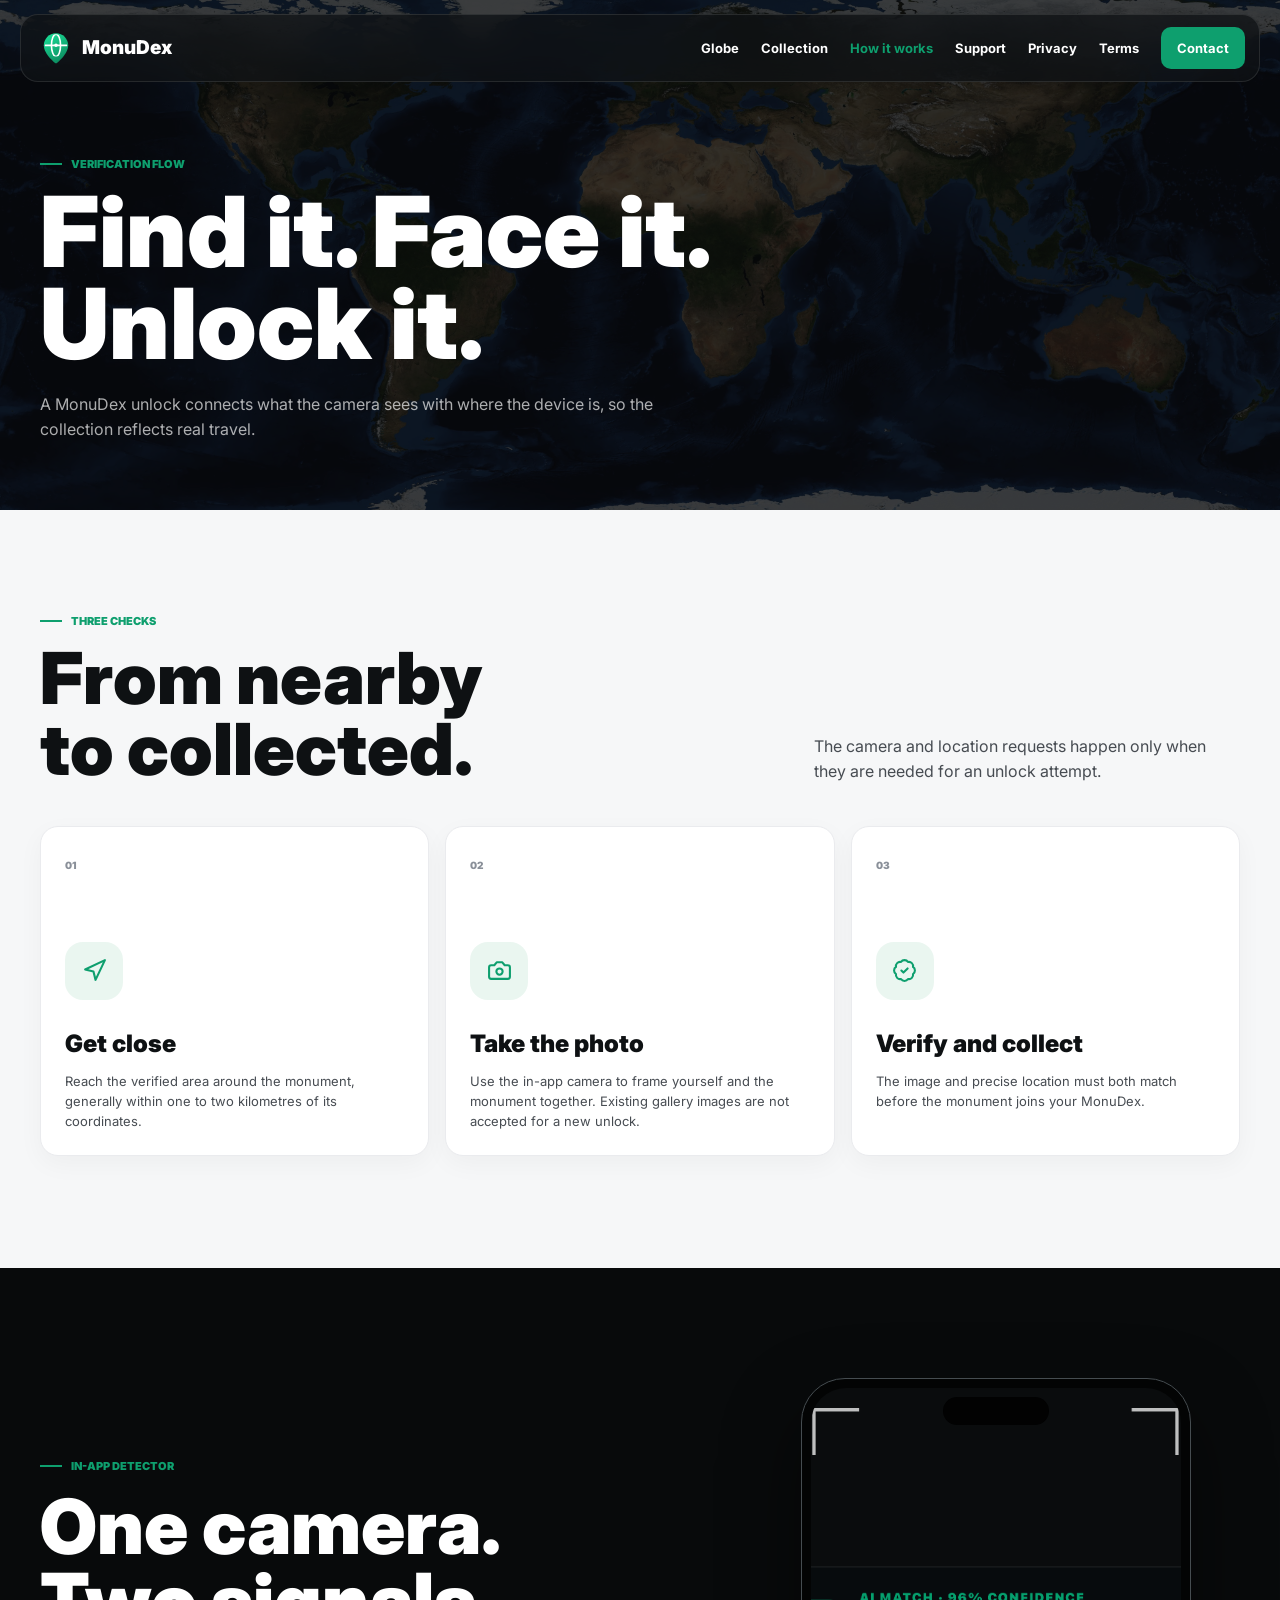
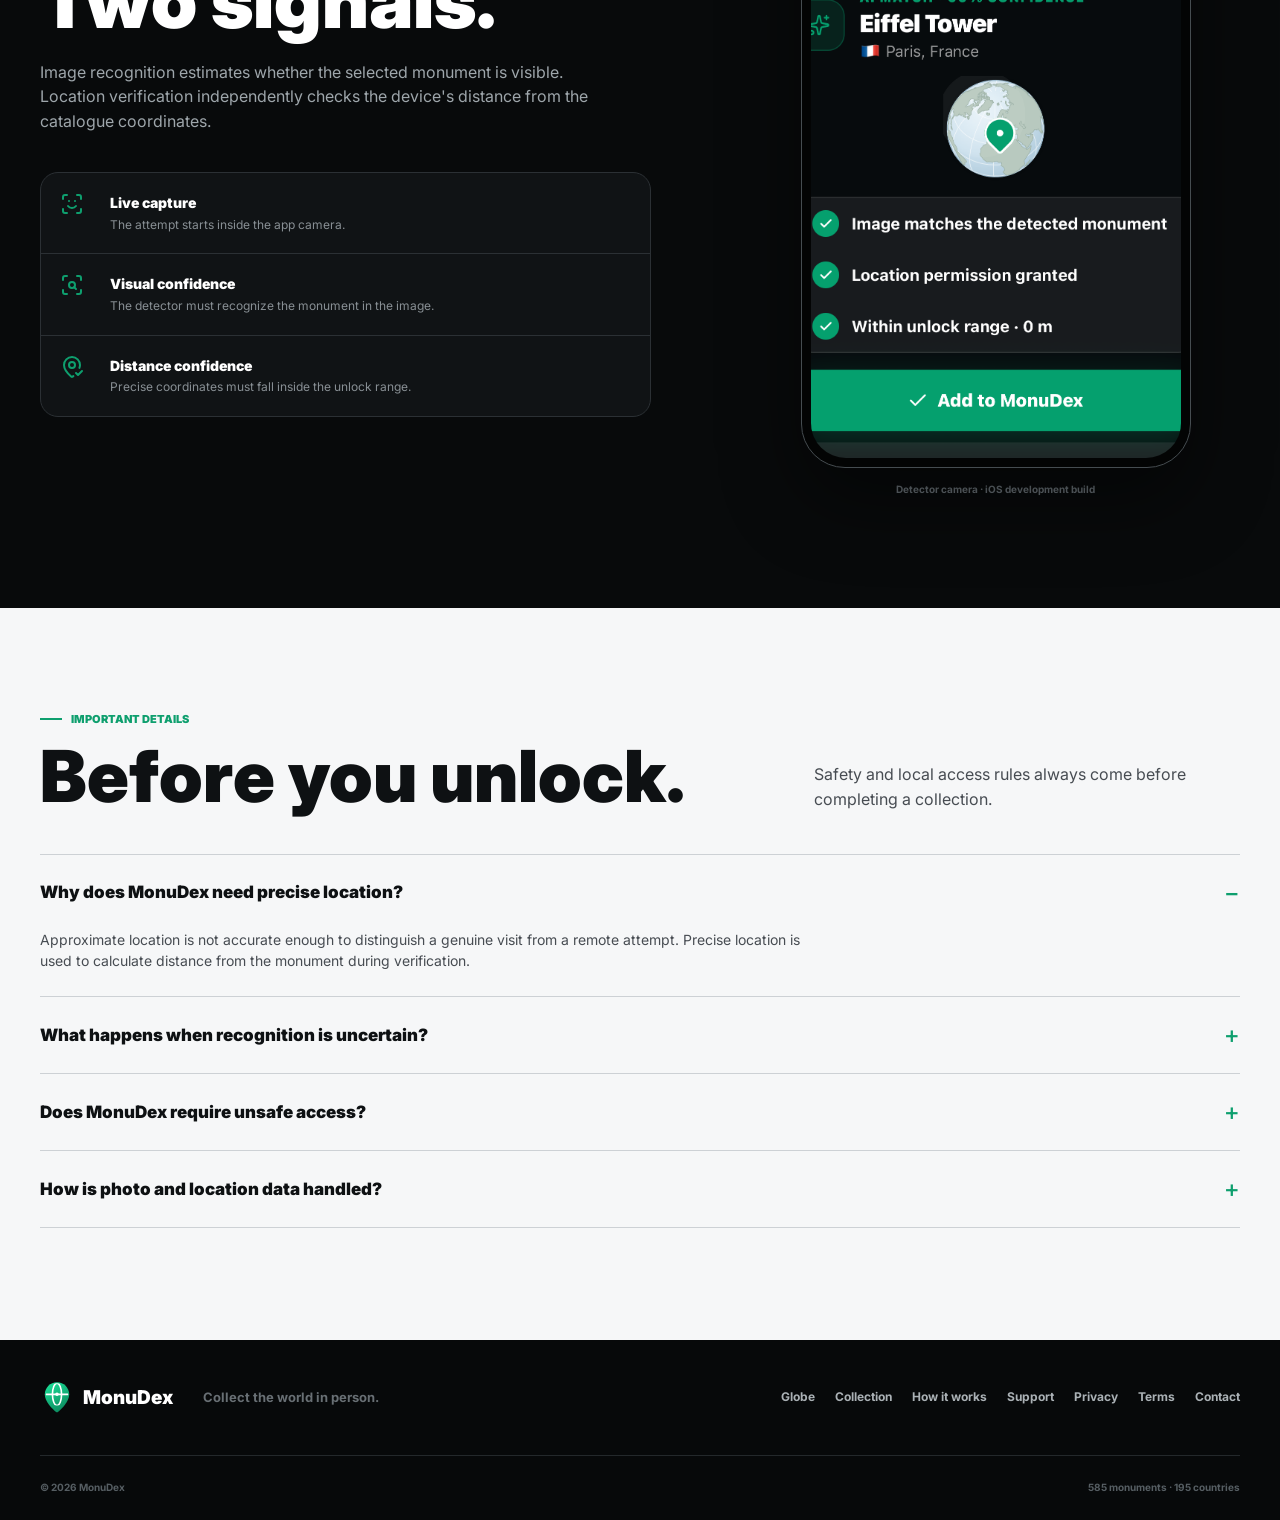
<file: how-it-works.html>
<!doctype html>
<html lang="en">
<head>
  <meta charset="utf-8">
  <meta name="viewport" content="width=device-width, initial-scale=1">
  <title>How Monument Unlocks Work | MonuDex</title>
  <meta name="description" content="See how MonuDex combines an in-app photo, monument recognition, and precise location to verify a real-world monument visit.">
  <meta name="theme-color" content="#0E1113">
  <link rel="icon" type="image/svg+xml" href="assets/logo-mark.svg">
  <link rel="apple-touch-icon" href="assets/icon.png">
  <link rel="preconnect" href="https://fonts.googleapis.com">
  <link rel="preconnect" href="https://fonts.gstatic.com" crossorigin>
  <link href="https://fonts.googleapis.com/css2?family=Inter:wght@400;500;600;700;800;900&display=swap" rel="stylesheet">
  <link rel="stylesheet" href="styles.css">
  <script src="assets/vendor/lucide.min.js" defer></script>
  <script src="site.js" defer></script>
</head>
<body data-page="how">
  <a class="skip-link" href="#main">Skip to content</a>
  <header class="site-header" data-header>
    <a class="brand" href="index.html" aria-label="MonuDex home"><img src="assets/logo-mark.svg" alt="" width="36" height="36"><span>MonuDex</span></a>
    <button class="icon-button menu-button" type="button" aria-label="Open navigation" aria-expanded="false" data-menu-button><i data-lucide="menu" aria-hidden="true"></i></button>
    <nav class="site-nav" aria-label="Primary navigation" data-nav>
      <a href="index.html">Globe</a><a href="explore.html">Collection</a><a href="how-it-works.html" aria-current="page">How it works</a><a href="support.html">Support</a><a href="privacy.html">Privacy</a><a href="terms.html">Terms</a><a class="nav-cta" href="mailto:hello@monudex.com?subject=MonuDex%20iOS">Contact</a>
    </nav>
  </header>

  <main id="main">
    <section class="page-hero process-hero" aria-labelledby="page-title">
      <div class="page-shell page-hero-content">
        <p class="app-eyebrow"><span></span> Verification flow</p>
        <h1 id="page-title">Find it. Face it.<br>Unlock it.</h1>
        <p>A MonuDex unlock connects what the camera sees with where the device is, so the collection reflects real travel.</p>
      </div>
    </section>

    <section class="how-section page-shell" aria-labelledby="steps-title">
      <div class="section-heading">
        <div><p class="app-eyebrow"><span></span> Three checks</p><h2 id="steps-title">From nearby<br>to collected.</h2></div>
        <p>The camera and location requests happen only when they are needed for an unlock attempt.</p>
      </div>
      <ol class="step-list">
        <li><span class="step-number">01</span><div class="step-icon"><i data-lucide="navigation" aria-hidden="true"></i></div><h3>Get close</h3><p>Reach the verified area around the monument, generally within one to two kilometres of its coordinates.</p></li>
        <li><span class="step-number">02</span><div class="step-icon"><i data-lucide="camera" aria-hidden="true"></i></div><h3>Take the photo</h3><p>Use the in-app camera to frame yourself and the monument together. Existing gallery images are not accepted for a new unlock.</p></li>
        <li><span class="step-number">03</span><div class="step-icon"><i data-lucide="badge-check" aria-hidden="true"></i></div><h3>Verify and collect</h3><p>The image and precise location must both match before the monument joins your MonuDex.</p></li>
      </ol>
    </section>

    <section class="verification-section" aria-labelledby="detector-title">
      <div class="page-shell verification-layout">
        <div class="verification-copy">
          <p class="app-eyebrow"><span></span> In-app detector</p>
          <h2 id="detector-title">One camera.<br>Two signals.</h2>
          <p class="verification-intro">Image recognition estimates whether the selected monument is visible. Location verification independently checks the device's distance from the catalogue coordinates.</p>
          <div class="proof-list">
            <div><i data-lucide="scan-face" aria-hidden="true"></i><p><strong>Live capture</strong><span>The attempt starts inside the app camera.</span></p></div>
            <div><i data-lucide="scan-search" aria-hidden="true"></i><p><strong>Visual confidence</strong><span>The detector must recognize the monument in the image.</span></p></div>
            <div><i data-lucide="map-pin-check" aria-hidden="true"></i><p><strong>Distance confidence</strong><span>Precise coordinates must fall inside the unlock range.</span></p></div>
          </div>
        </div>
        <figure class="app-figure"><div class="phone-frame"><div class="phone-island" aria-hidden="true"></div><img src="assets/app-detector.png" alt="MonuDex detector screen checking the Eiffel Tower"></div><figcaption>Detector camera · iOS development build</figcaption></figure>
      </div>
    </section>

    <section class="faq-section page-shell" aria-labelledby="faq-title">
      <div class="section-heading compact-heading"><div><p class="app-eyebrow"><span></span> Important details</p><h2 id="faq-title">Before you unlock.</h2></div><p>Safety and local access rules always come before completing a collection.</p></div>
      <div class="faq-list">
        <details open><summary>Why does MonuDex need precise location?</summary><p>Approximate location is not accurate enough to distinguish a genuine visit from a remote attempt. Precise location is used to calculate distance from the monument during verification.</p></details>
        <details><summary>What happens when recognition is uncertain?</summary><p>The unlock is not awarded. The user can retake the photo with the monument more clearly visible or try again from a better public viewpoint.</p></details>
        <details><summary>Does MonuDex require unsafe access?</summary><p>No. Users must remain in lawful public areas, respect closures and site rules, and never climb, trespass, obstruct traffic, or enter a dangerous position for an unlock.</p></details>
        <details><summary>How is photo and location data handled?</summary><p>Verification data is limited to the product purpose described in the Privacy Policy. Users can review permission choices at any time in iOS Settings.</p></details>
      </div>
    </section>
  </main>

  <footer class="site-footer"><div class="page-shell footer-main"><a class="brand footer-brand" href="index.html" aria-label="MonuDex home"><img src="assets/logo-mark.svg" alt="" width="38" height="38"><span>MonuDex</span></a><p>Collect the world in person.</p><nav aria-label="Footer navigation"><a href="index.html">Globe</a><a href="explore.html">Collection</a><a href="how-it-works.html">How it works</a><a href="support.html">Support</a><a href="privacy.html">Privacy</a><a href="terms.html">Terms</a><a href="mailto:hello@monudex.com">Contact</a></nav></div><div class="page-shell footer-bottom"><span>© 2026 MonuDex</span><span>585 monuments · 195 countries</span></div></footer>
</body>
</html>
</file>
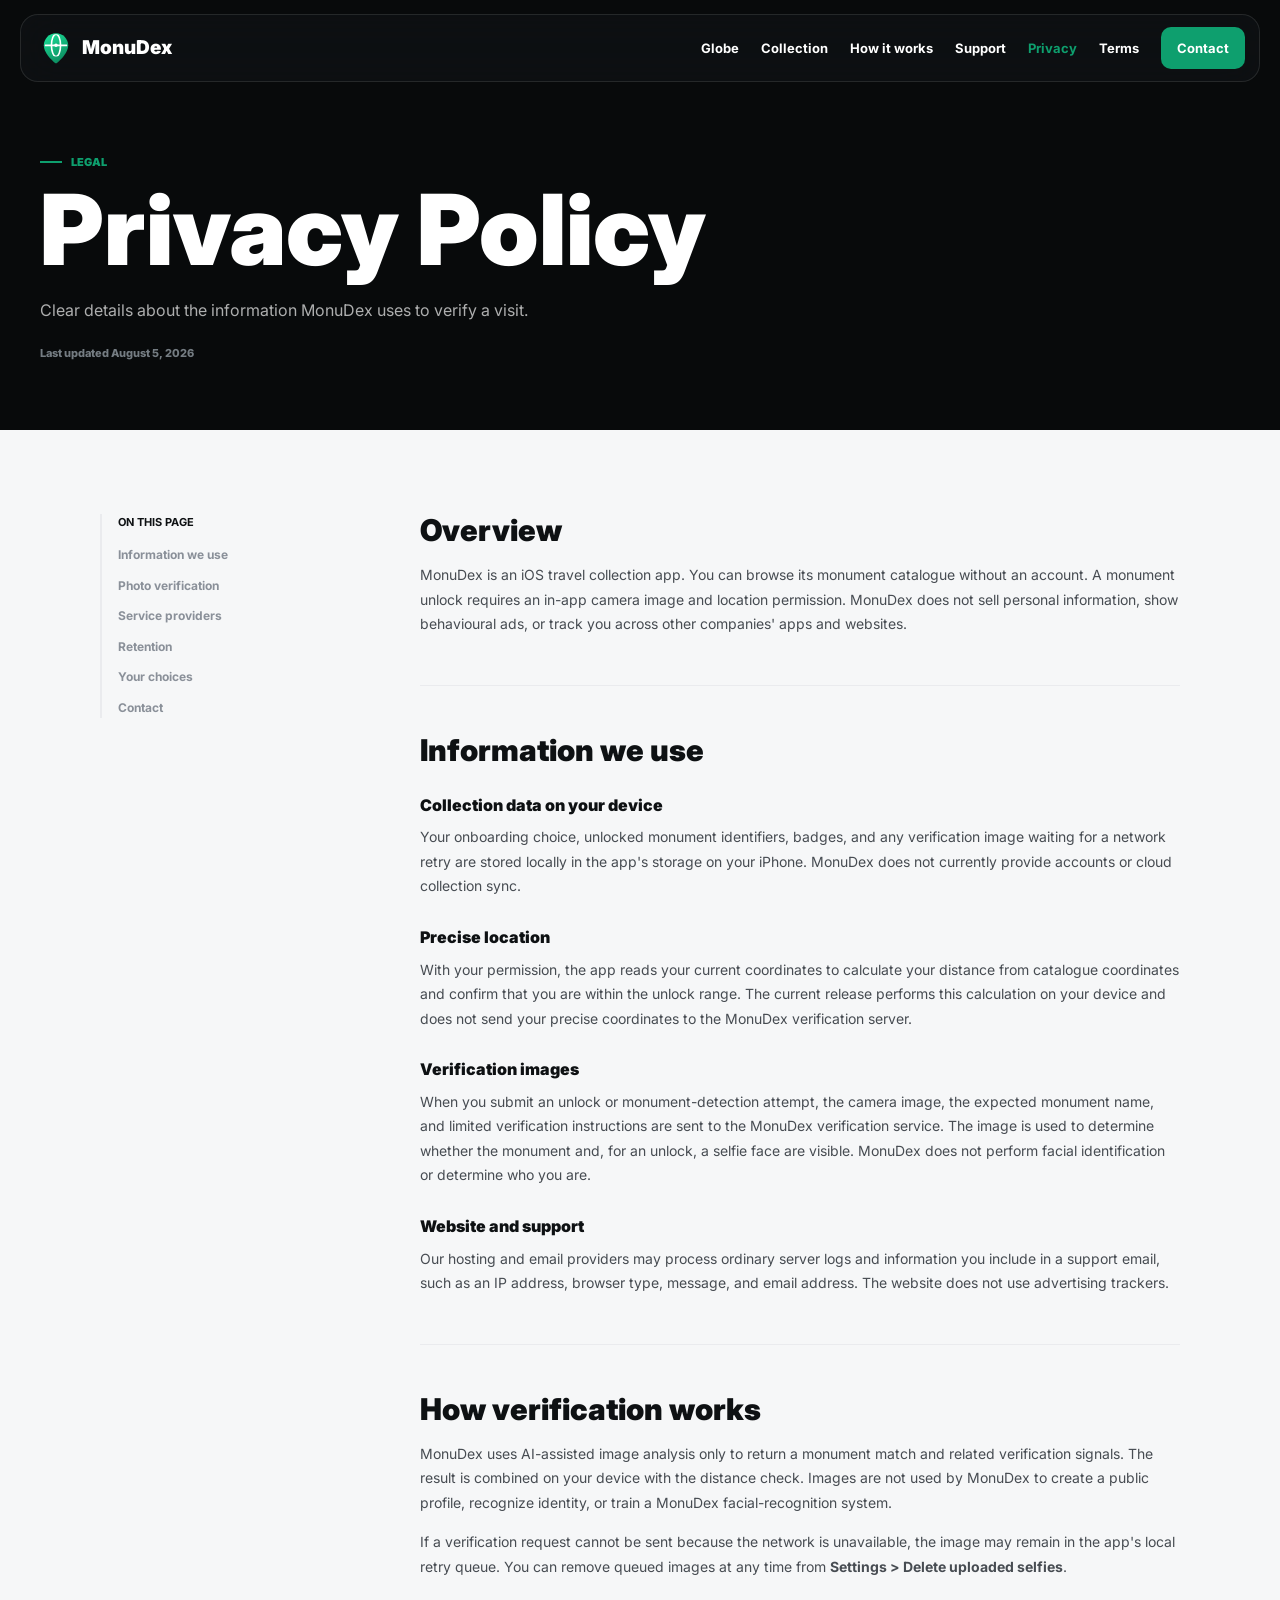
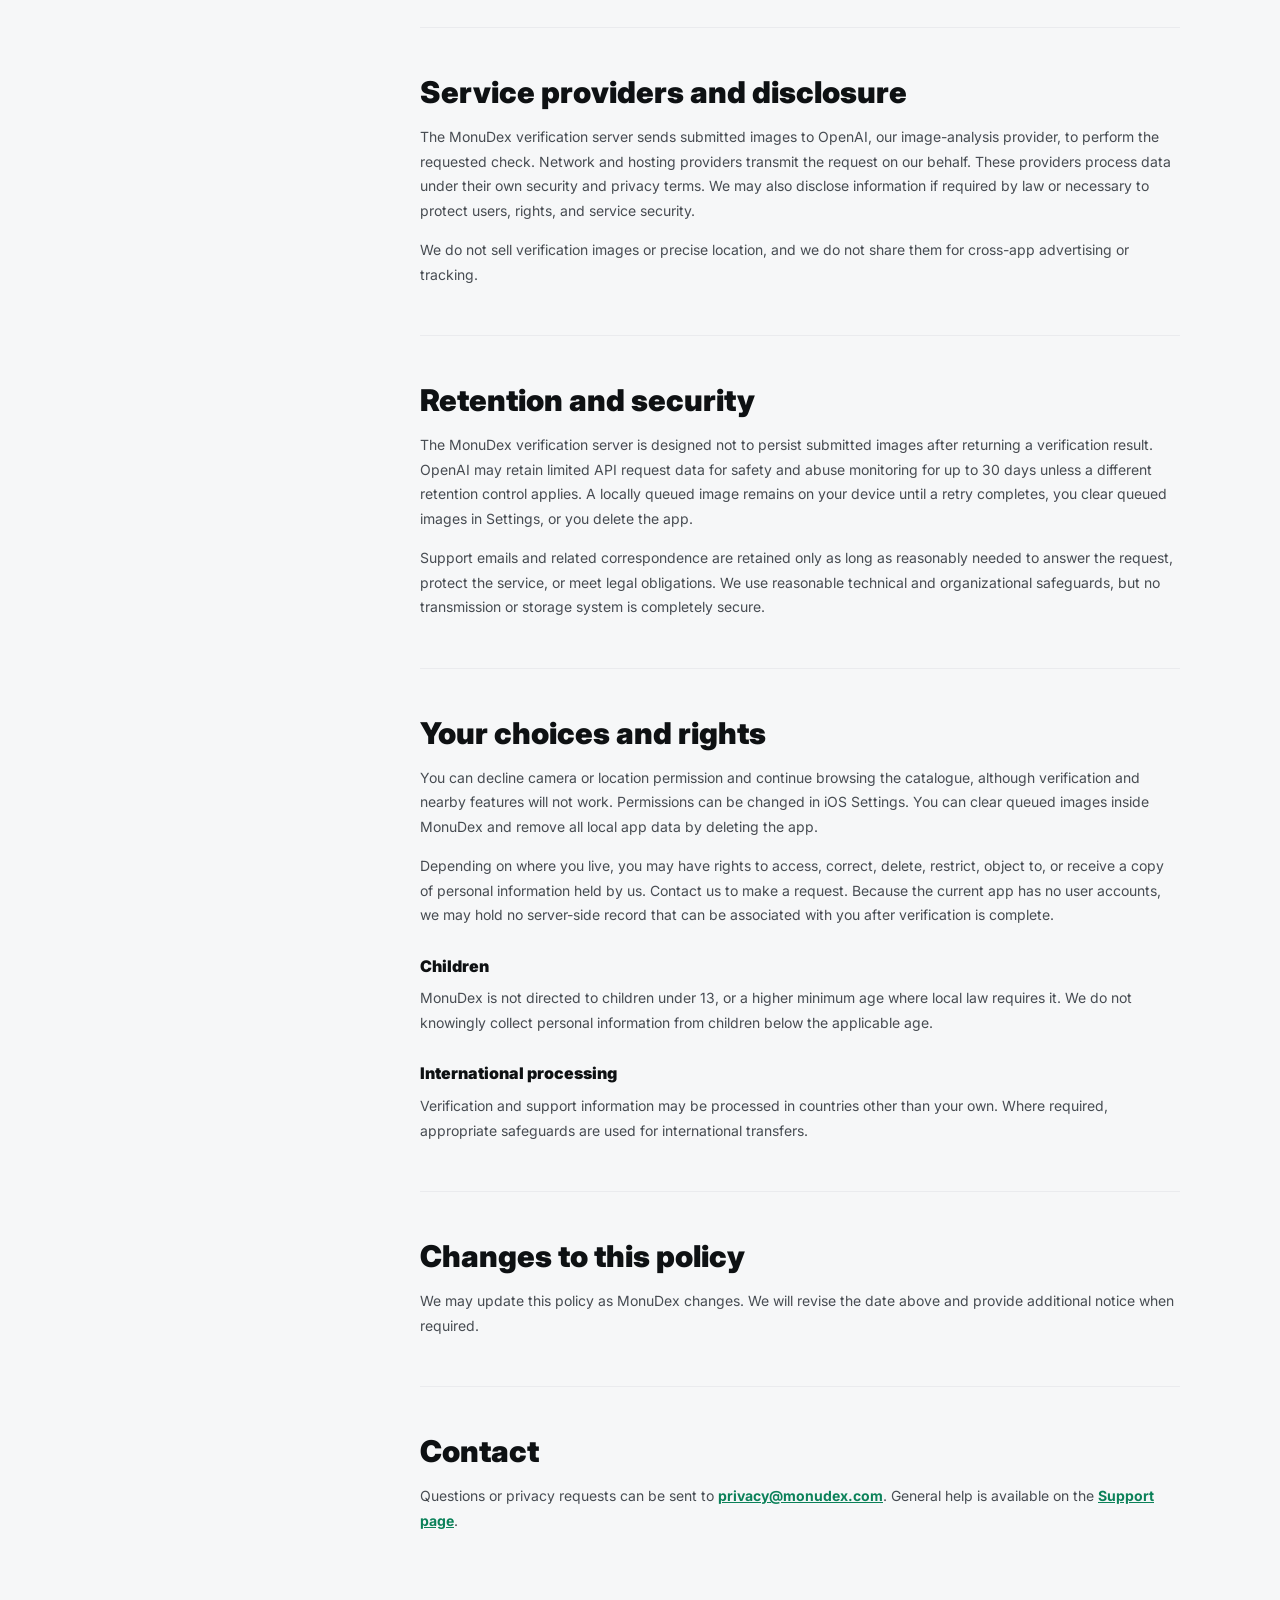
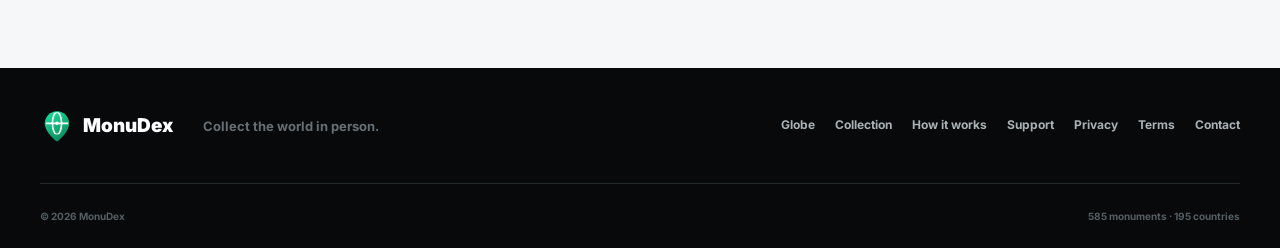
<file: privacy.html>
<!doctype html>
<html lang="en">
<head>
  <meta charset="utf-8">
  <meta name="viewport" content="width=device-width, initial-scale=1">
  <title>Privacy Policy | MonuDex</title>
  <meta name="description" content="How MonuDex handles camera images, location, local collection data, and AI-assisted monument verification.">
  <meta name="theme-color" content="#0E1113">
  <link rel="icon" type="image/svg+xml" href="assets/logo-mark.svg"><link rel="apple-touch-icon" href="assets/icon.png">
  <link rel="preconnect" href="https://fonts.googleapis.com"><link rel="preconnect" href="https://fonts.gstatic.com" crossorigin><link href="https://fonts.googleapis.com/css2?family=Inter:wght@400;500;600;700;800;900&display=swap" rel="stylesheet">
  <link rel="stylesheet" href="styles.css"><script src="assets/vendor/lucide.min.js" defer></script><script src="site.js" defer></script>
</head>
<body data-page="privacy">
  <a class="skip-link" href="#main">Skip to content</a>
  <header class="site-header" data-header><a class="brand" href="index.html" aria-label="MonuDex home"><img src="assets/logo-mark.svg" alt="" width="36" height="36"><span>MonuDex</span></a><button class="icon-button menu-button" type="button" aria-label="Open navigation" aria-expanded="false" data-menu-button><i data-lucide="menu" aria-hidden="true"></i></button><nav class="site-nav" aria-label="Primary navigation" data-nav><a href="index.html">Globe</a><a href="explore.html">Collection</a><a href="how-it-works.html">How it works</a><a href="support.html">Support</a><a href="privacy.html" aria-current="page">Privacy</a><a href="terms.html">Terms</a><a class="nav-cta" href="mailto:hello@monudex.com?subject=MonuDex%20iOS">Contact</a></nav></header>
  <main id="main">
    <section class="page-hero legal-hero" aria-labelledby="page-title"><div class="page-shell page-hero-content"><p class="app-eyebrow"><span></span> Legal</p><h1 id="page-title">Privacy Policy</h1><p>Clear details about the information MonuDex uses to verify a visit.</p><span class="legal-updated">Last updated August 5, 2026</span></div></section>
    <article class="legal-page page-shell">
      <nav class="legal-index" aria-label="Privacy policy sections"><strong>On this page</strong><a href="#collection">Information we use</a><a href="#verification">Photo verification</a><a href="#sharing">Service providers</a><a href="#retention">Retention</a><a href="#choices">Your choices</a><a href="#contact">Contact</a></nav>
      <div class="legal-content">
        <section><h2>Overview</h2><p>MonuDex is an iOS travel collection app. You can browse its monument catalogue without an account. A monument unlock requires an in-app camera image and location permission. MonuDex does not sell personal information, show behavioural ads, or track you across other companies' apps and websites.</p></section>
        <section id="collection"><h2>Information we use</h2><h3>Collection data on your device</h3><p>Your onboarding choice, unlocked monument identifiers, badges, and any verification image waiting for a network retry are stored locally in the app's storage on your iPhone. MonuDex does not currently provide accounts or cloud collection sync.</p><h3>Precise location</h3><p>With your permission, the app reads your current coordinates to calculate your distance from catalogue coordinates and confirm that you are within the unlock range. The current release performs this calculation on your device and does not send your precise coordinates to the MonuDex verification server.</p><h3>Verification images</h3><p>When you submit an unlock or monument-detection attempt, the camera image, the expected monument name, and limited verification instructions are sent to the MonuDex verification service. The image is used to determine whether the monument and, for an unlock, a selfie face are visible. MonuDex does not perform facial identification or determine who you are.</p><h3>Website and support</h3><p>Our hosting and email providers may process ordinary server logs and information you include in a support email, such as an IP address, browser type, message, and email address. The website does not use advertising trackers.</p></section>
        <section id="verification"><h2>How verification works</h2><p>MonuDex uses AI-assisted image analysis only to return a monument match and related verification signals. The result is combined on your device with the distance check. Images are not used by MonuDex to create a public profile, recognize identity, or train a MonuDex facial-recognition system.</p><p>If a verification request cannot be sent because the network is unavailable, the image may remain in the app's local retry queue. You can remove queued images at any time from <strong>Settings &gt; Delete uploaded selfies</strong>.</p></section>
        <section id="sharing"><h2>Service providers and disclosure</h2><p>The MonuDex verification server sends submitted images to OpenAI, our image-analysis provider, to perform the requested check. Network and hosting providers transmit the request on our behalf. These providers process data under their own security and privacy terms. We may also disclose information if required by law or necessary to protect users, rights, and service security.</p><p>We do not sell verification images or precise location, and we do not share them for cross-app advertising or tracking.</p></section>
        <section id="retention"><h2>Retention and security</h2><p>The MonuDex verification server is designed not to persist submitted images after returning a verification result. OpenAI may retain limited API request data for safety and abuse monitoring for up to 30 days unless a different retention control applies. A locally queued image remains on your device until a retry completes, you clear queued images in Settings, or you delete the app.</p><p>Support emails and related correspondence are retained only as long as reasonably needed to answer the request, protect the service, or meet legal obligations. We use reasonable technical and organizational safeguards, but no transmission or storage system is completely secure.</p></section>
        <section id="choices"><h2>Your choices and rights</h2><p>You can decline camera or location permission and continue browsing the catalogue, although verification and nearby features will not work. Permissions can be changed in iOS Settings. You can clear queued images inside MonuDex and remove all local app data by deleting the app.</p><p>Depending on where you live, you may have rights to access, correct, delete, restrict, object to, or receive a copy of personal information held by us. Contact us to make a request. Because the current app has no user accounts, we may hold no server-side record that can be associated with you after verification is complete.</p><h3>Children</h3><p>MonuDex is not directed to children under 13, or a higher minimum age where local law requires it. We do not knowingly collect personal information from children below the applicable age.</p><h3>International processing</h3><p>Verification and support information may be processed in countries other than your own. Where required, appropriate safeguards are used for international transfers.</p></section>
        <section><h2>Changes to this policy</h2><p>We may update this policy as MonuDex changes. We will revise the date above and provide additional notice when required.</p></section>
        <section id="contact"><h2>Contact</h2><p>Questions or privacy requests can be sent to <a href="mailto:privacy@monudex.com">privacy@monudex.com</a>. General help is available on the <a href="support.html">Support page</a>.</p></section>
      </div>
    </article>
  </main>
  <footer class="site-footer"><div class="page-shell footer-main"><a class="brand footer-brand" href="index.html" aria-label="MonuDex home"><img src="assets/logo-mark.svg" alt="" width="38" height="38"><span>MonuDex</span></a><p>Collect the world in person.</p><nav aria-label="Footer navigation"><a href="index.html">Globe</a><a href="explore.html">Collection</a><a href="how-it-works.html">How it works</a><a href="support.html">Support</a><a href="privacy.html">Privacy</a><a href="terms.html">Terms</a><a href="mailto:hello@monudex.com">Contact</a></nav></div><div class="page-shell footer-bottom"><span>© 2026 MonuDex</span><span>585 monuments · 195 countries</span></div></footer>
</body>
</html>
</file>
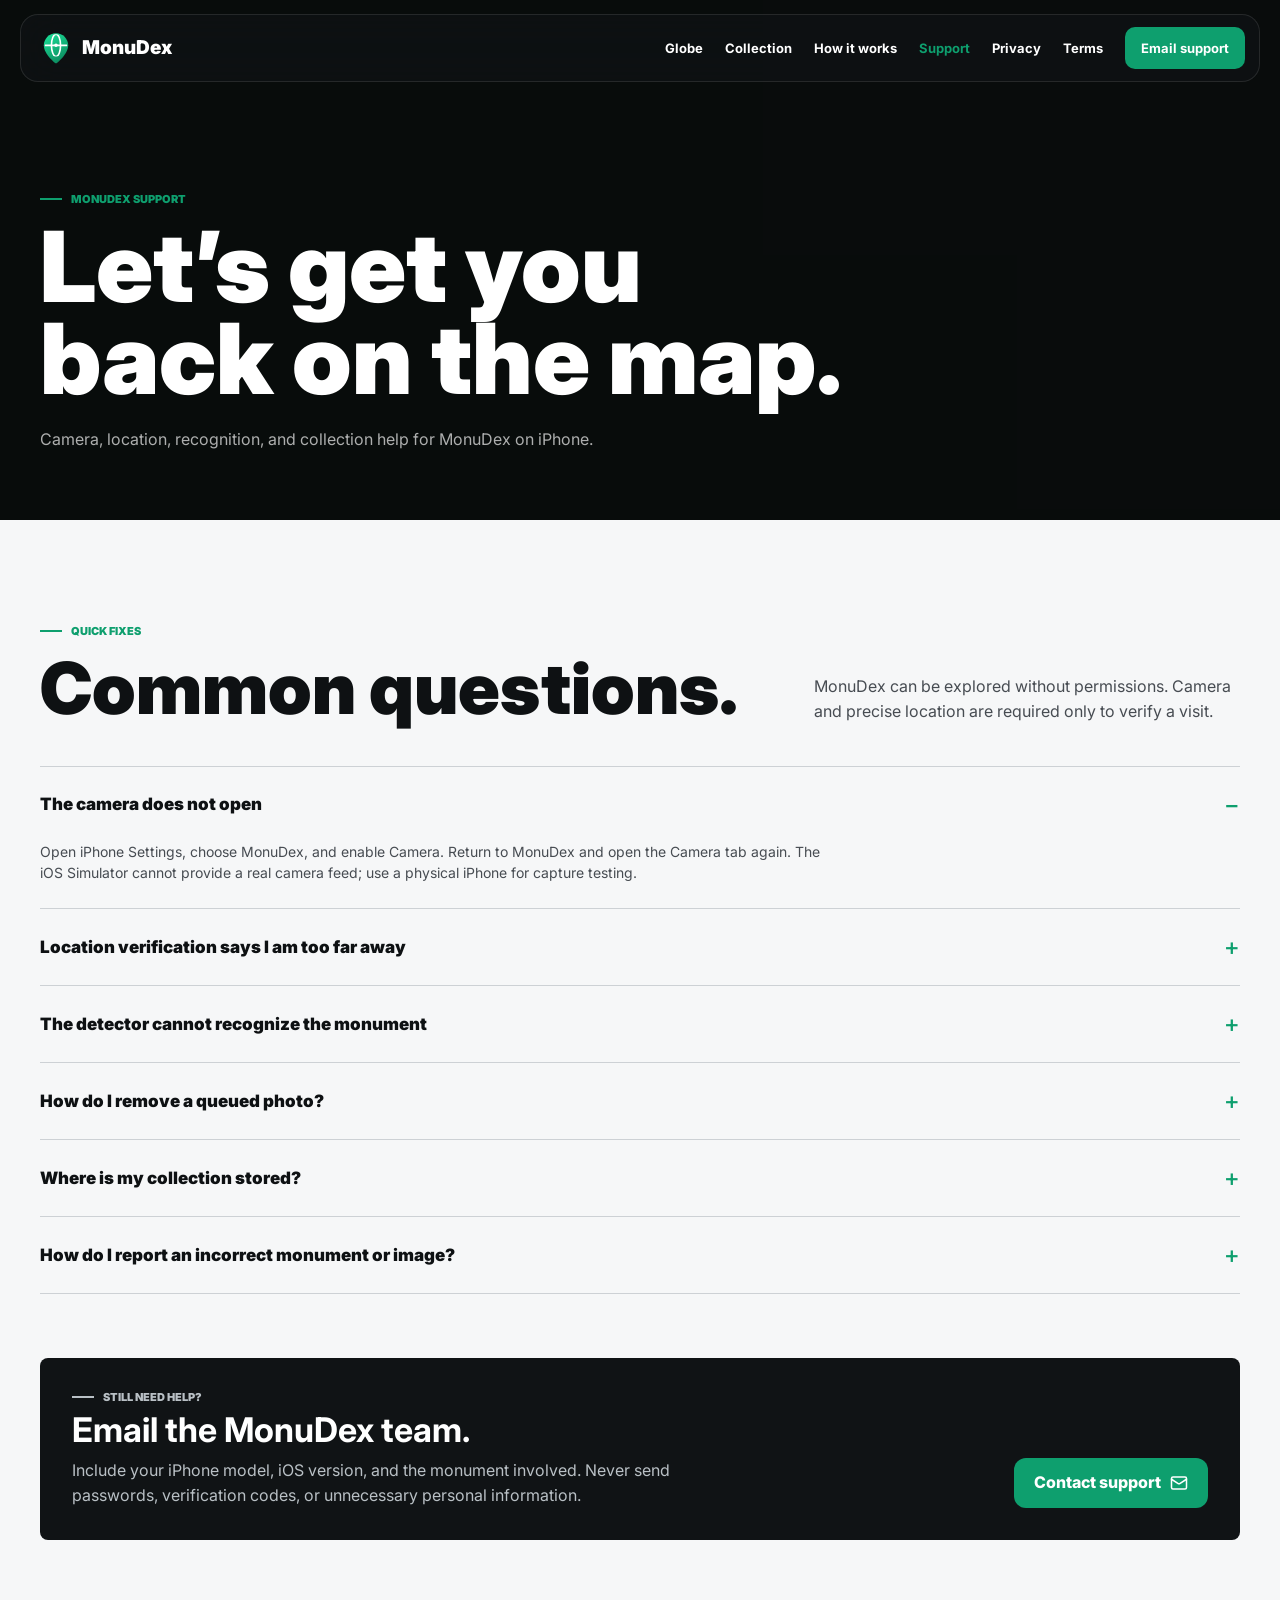
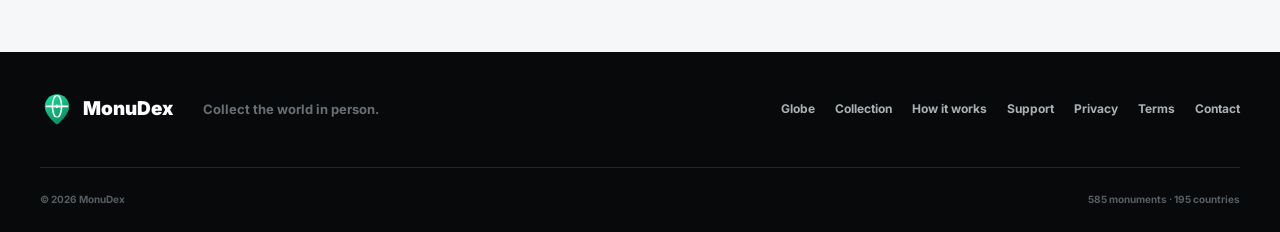
<file: support.html>
<!doctype html>
<html lang="en">
<head>
  <meta charset="utf-8"><meta name="viewport" content="width=device-width, initial-scale=1">
  <title>Support | MonuDex</title><meta name="description" content="Help with MonuDex camera access, location verification, monument detection, local collection data, and support requests."><meta name="theme-color" content="#0E1113">
  <link rel="icon" type="image/svg+xml" href="assets/logo-mark.svg"><link rel="apple-touch-icon" href="assets/icon.png"><link rel="preconnect" href="https://fonts.googleapis.com"><link rel="preconnect" href="https://fonts.gstatic.com" crossorigin><link href="https://fonts.googleapis.com/css2?family=Inter:wght@400;500;600;700;800;900&display=swap" rel="stylesheet"><link rel="stylesheet" href="styles.css"><script src="assets/vendor/lucide.min.js" defer></script><script src="site.js" defer></script>
</head>
<body data-page="support">
  <a class="skip-link" href="#main">Skip to content</a>
  <header class="site-header" data-header><a class="brand" href="index.html" aria-label="MonuDex home"><img src="assets/logo-mark.svg" alt="" width="36" height="36"><span>MonuDex</span></a><button class="icon-button menu-button" type="button" aria-label="Open navigation" aria-expanded="false" data-menu-button><i data-lucide="menu" aria-hidden="true"></i></button><nav class="site-nav" aria-label="Primary navigation" data-nav><a href="index.html">Globe</a><a href="explore.html">Collection</a><a href="how-it-works.html">How it works</a><a href="support.html" aria-current="page">Support</a><a href="privacy.html">Privacy</a><a href="terms.html">Terms</a><a class="nav-cta" href="mailto:support@monudex.com?subject=MonuDex%20support">Email support</a></nav></header>
  <main id="main">
    <section class="page-hero support-hero" aria-labelledby="page-title"><div class="page-shell page-hero-content"><p class="app-eyebrow"><span></span> MonuDex support</p><h1 id="page-title">Let’s get you<br>back on the map.</h1><p>Camera, location, recognition, and collection help for MonuDex on iPhone.</p></div></section>
    <section class="faq-section page-shell" aria-labelledby="help-title">
      <div class="section-heading compact-heading"><div><p class="app-eyebrow"><span></span> Quick fixes</p><h2 id="help-title">Common questions.</h2></div><p>MonuDex can be explored without permissions. Camera and precise location are required only to verify a visit.</p></div>
      <div class="faq-list">
        <details open><summary>The camera does not open</summary><p>Open iPhone Settings, choose MonuDex, and enable Camera. Return to MonuDex and open the Camera tab again. The iOS Simulator cannot provide a real camera feed; use a physical iPhone for capture testing.</p></details>
        <details><summary>Location verification says I am too far away</summary><p>In iPhone Settings, choose Privacy &amp; Security, Location Services, MonuDex, then select While Using the App and enable Precise Location. Stay in a lawful public area near the monument and wait a moment for GPS accuracy to settle.</p></details>
        <details><summary>The detector cannot recognize the monument</summary><p>Keep the landmark large and unobstructed in the frame, use good lighting, and avoid heavy zoom. For an unlock selfie, include both your face and the monument. Recognition can be uncertain; retake the image from another public viewpoint.</p></details>
        <details><summary>How do I remove a queued photo?</summary><p>Open MonuDex, go to Me, open Settings, and choose Delete uploaded selfies. This removes verification images waiting locally for a network retry.</p></details>
        <details><summary>Where is my collection stored?</summary><p>The current version stores collection progress locally on your iPhone and does not require an account. Deleting MonuDex also deletes that local progress.</p></details>
        <details><summary>How do I report an incorrect monument or image?</summary><p>Email the monument name, country, and a short description of the issue to <a href="mailto:support@monudex.com?subject=MonuDex%20catalogue%20correction">support@monudex.com</a>. Do not include a selfie unless support specifically asks for one.</p></details>
      </div>
      <div class="support-contact"><div><p class="app-eyebrow"><span></span> Still need help?</p><h2>Email the MonuDex team.</h2><p>Include your iPhone model, iOS version, and the monument involved. Never send passwords, verification codes, or unnecessary personal information.</p></div><a class="button button-primary" href="mailto:support@monudex.com?subject=MonuDex%20support">Contact support <i data-lucide="mail" aria-hidden="true"></i></a></div>
    </section>
  </main>
  <footer class="site-footer"><div class="page-shell footer-main"><a class="brand footer-brand" href="index.html" aria-label="MonuDex home"><img src="assets/logo-mark.svg" alt="" width="38" height="38"><span>MonuDex</span></a><p>Collect the world in person.</p><nav aria-label="Footer navigation"><a href="index.html">Globe</a><a href="explore.html">Collection</a><a href="how-it-works.html">How it works</a><a href="support.html">Support</a><a href="privacy.html">Privacy</a><a href="terms.html">Terms</a><a href="mailto:hello@monudex.com">Contact</a></nav></div><div class="page-shell footer-bottom"><span>© 2026 MonuDex</span><span>585 monuments · 195 countries</span></div></footer>
</body>
</html>
</file>
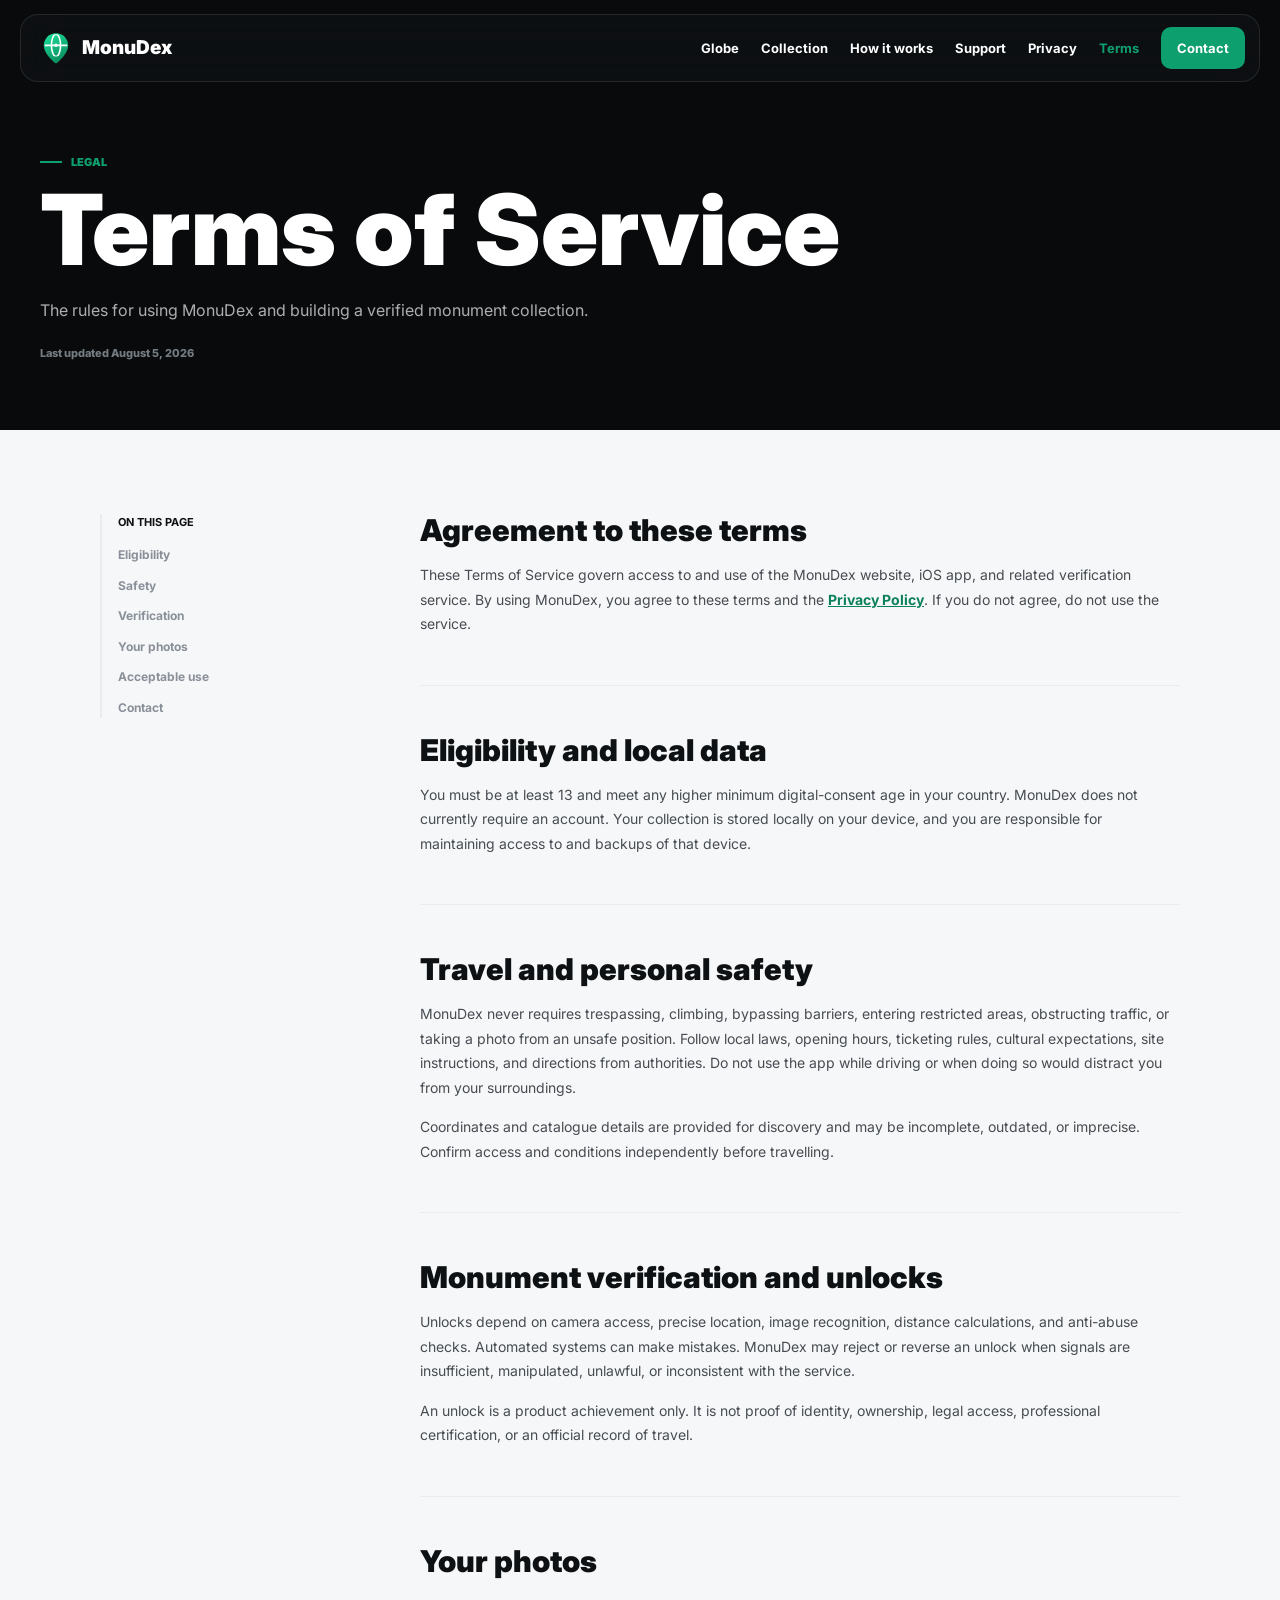
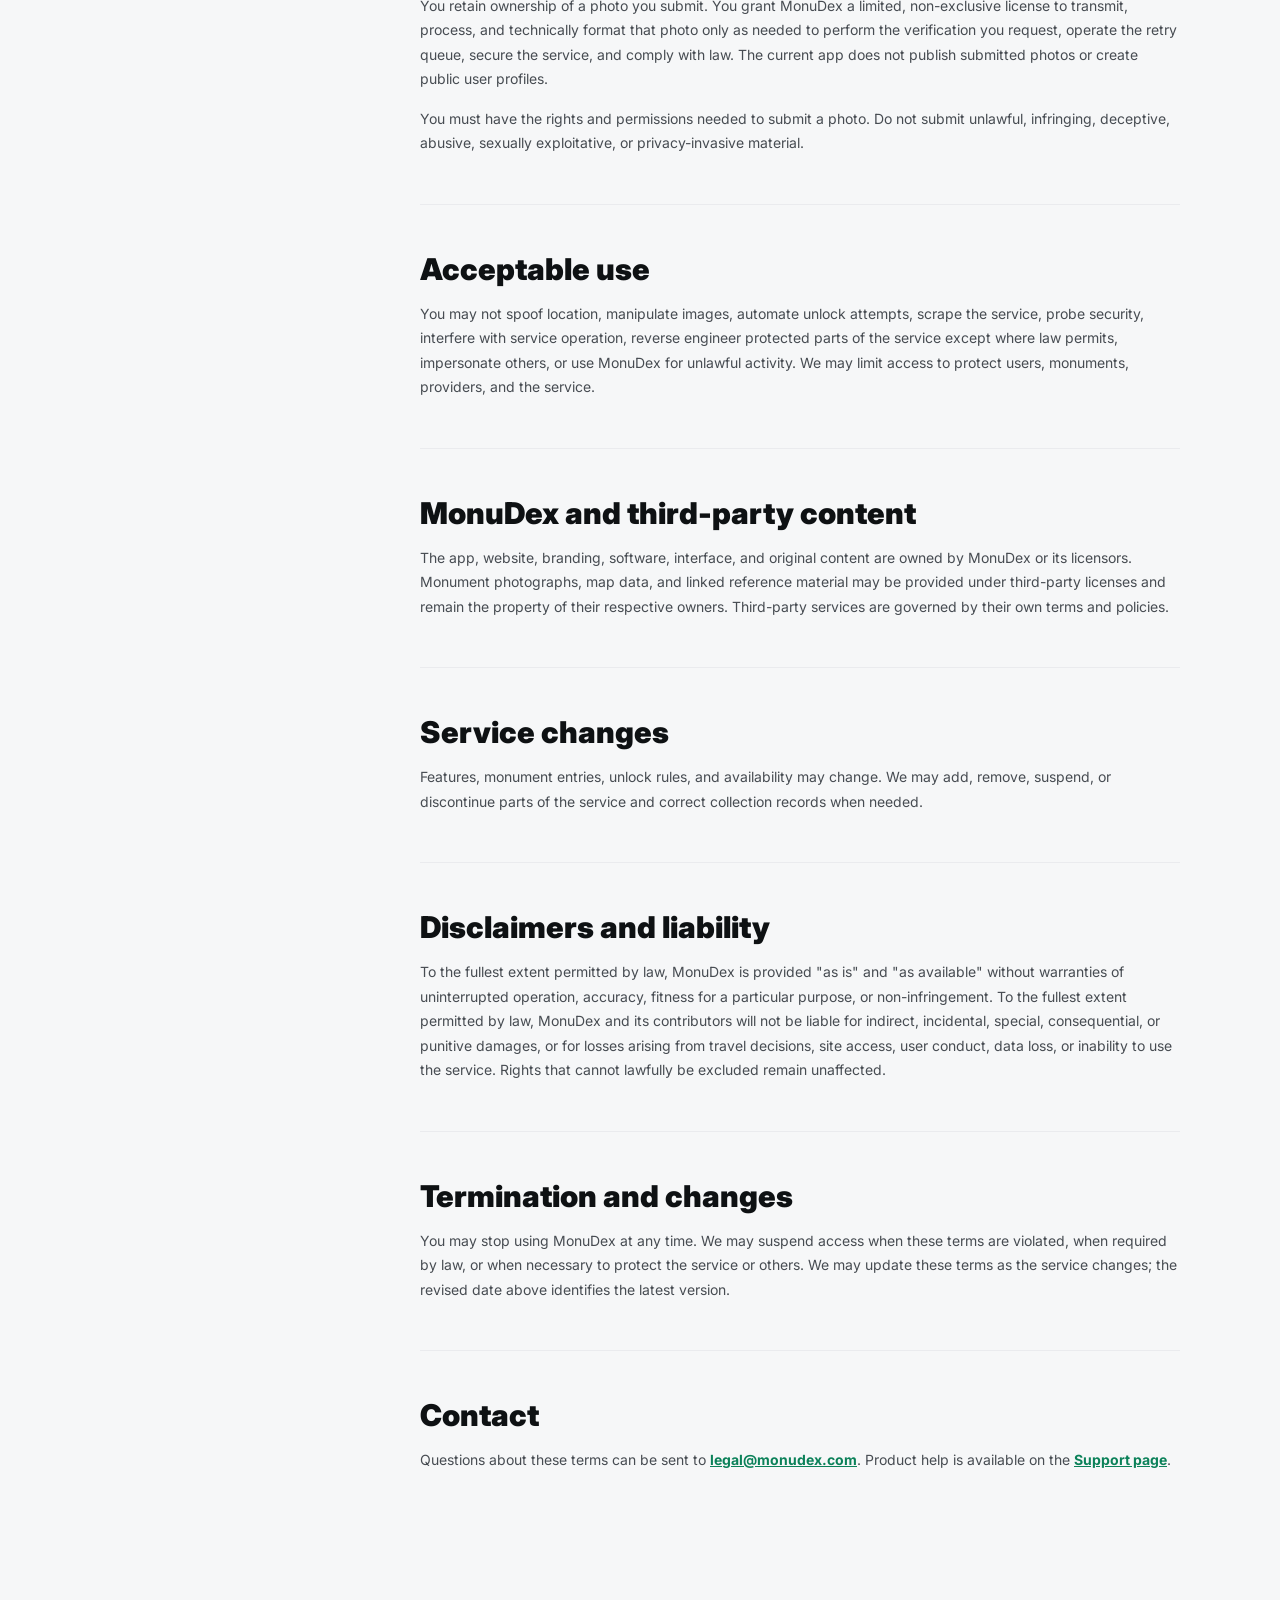
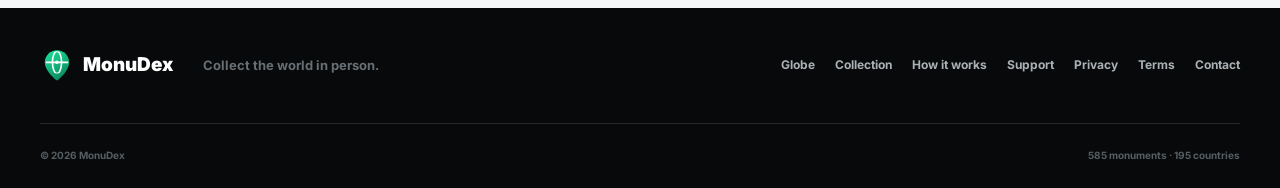
<file: terms.html>
<!doctype html>
<html lang="en">
<head>
  <meta charset="utf-8"><meta name="viewport" content="width=device-width, initial-scale=1">
  <title>Terms of Service | MonuDex</title><meta name="description" content="Terms governing use of the MonuDex website, iOS app, and monument verification service."><meta name="theme-color" content="#0E1113">
  <link rel="icon" type="image/svg+xml" href="assets/logo-mark.svg"><link rel="apple-touch-icon" href="assets/icon.png"><link rel="preconnect" href="https://fonts.googleapis.com"><link rel="preconnect" href="https://fonts.gstatic.com" crossorigin><link href="https://fonts.googleapis.com/css2?family=Inter:wght@400;500;600;700;800;900&display=swap" rel="stylesheet"><link rel="stylesheet" href="styles.css"><script src="assets/vendor/lucide.min.js" defer></script><script src="site.js" defer></script>
</head>
<body data-page="terms">
  <a class="skip-link" href="#main">Skip to content</a>
  <header class="site-header" data-header><a class="brand" href="index.html" aria-label="MonuDex home"><img src="assets/logo-mark.svg" alt="" width="36" height="36"><span>MonuDex</span></a><button class="icon-button menu-button" type="button" aria-label="Open navigation" aria-expanded="false" data-menu-button><i data-lucide="menu" aria-hidden="true"></i></button><nav class="site-nav" aria-label="Primary navigation" data-nav><a href="index.html">Globe</a><a href="explore.html">Collection</a><a href="how-it-works.html">How it works</a><a href="support.html">Support</a><a href="privacy.html">Privacy</a><a href="terms.html" aria-current="page">Terms</a><a class="nav-cta" href="mailto:hello@monudex.com?subject=MonuDex%20iOS">Contact</a></nav></header>
  <main id="main">
    <section class="page-hero legal-hero" aria-labelledby="page-title"><div class="page-shell page-hero-content"><p class="app-eyebrow"><span></span> Legal</p><h1 id="page-title">Terms of Service</h1><p>The rules for using MonuDex and building a verified monument collection.</p><span class="legal-updated">Last updated August 5, 2026</span></div></section>
    <article class="legal-page page-shell">
      <nav class="legal-index" aria-label="Terms sections"><strong>On this page</strong><a href="#eligibility">Eligibility</a><a href="#safety">Safety</a><a href="#verification">Verification</a><a href="#content">Your photos</a><a href="#conduct">Acceptable use</a><a href="#contact">Contact</a></nav>
      <div class="legal-content">
        <section><h2>Agreement to these terms</h2><p>These Terms of Service govern access to and use of the MonuDex website, iOS app, and related verification service. By using MonuDex, you agree to these terms and the <a href="privacy.html">Privacy Policy</a>. If you do not agree, do not use the service.</p></section>
        <section id="eligibility"><h2>Eligibility and local data</h2><p>You must be at least 13 and meet any higher minimum digital-consent age in your country. MonuDex does not currently require an account. Your collection is stored locally on your device, and you are responsible for maintaining access to and backups of that device.</p></section>
        <section id="safety"><h2>Travel and personal safety</h2><p>MonuDex never requires trespassing, climbing, bypassing barriers, entering restricted areas, obstructing traffic, or taking a photo from an unsafe position. Follow local laws, opening hours, ticketing rules, cultural expectations, site instructions, and directions from authorities. Do not use the app while driving or when doing so would distract you from your surroundings.</p><p>Coordinates and catalogue details are provided for discovery and may be incomplete, outdated, or imprecise. Confirm access and conditions independently before travelling.</p></section>
        <section id="verification"><h2>Monument verification and unlocks</h2><p>Unlocks depend on camera access, precise location, image recognition, distance calculations, and anti-abuse checks. Automated systems can make mistakes. MonuDex may reject or reverse an unlock when signals are insufficient, manipulated, unlawful, or inconsistent with the service.</p><p>An unlock is a product achievement only. It is not proof of identity, ownership, legal access, professional certification, or an official record of travel.</p></section>
        <section id="content"><h2>Your photos</h2><p>You retain ownership of a photo you submit. You grant MonuDex a limited, non-exclusive license to transmit, process, and technically format that photo only as needed to perform the verification you request, operate the retry queue, secure the service, and comply with law. The current app does not publish submitted photos or create public user profiles.</p><p>You must have the rights and permissions needed to submit a photo. Do not submit unlawful, infringing, deceptive, abusive, sexually exploitative, or privacy-invasive material.</p></section>
        <section id="conduct"><h2>Acceptable use</h2><p>You may not spoof location, manipulate images, automate unlock attempts, scrape the service, probe security, interfere with service operation, reverse engineer protected parts of the service except where law permits, impersonate others, or use MonuDex for unlawful activity. We may limit access to protect users, monuments, providers, and the service.</p></section>
        <section><h2>MonuDex and third-party content</h2><p>The app, website, branding, software, interface, and original content are owned by MonuDex or its licensors. Monument photographs, map data, and linked reference material may be provided under third-party licenses and remain the property of their respective owners. Third-party services are governed by their own terms and policies.</p></section>
        <section><h2>Service changes</h2><p>Features, monument entries, unlock rules, and availability may change. We may add, remove, suspend, or discontinue parts of the service and correct collection records when needed.</p></section>
        <section><h2>Disclaimers and liability</h2><p>To the fullest extent permitted by law, MonuDex is provided "as is" and "as available" without warranties of uninterrupted operation, accuracy, fitness for a particular purpose, or non-infringement. To the fullest extent permitted by law, MonuDex and its contributors will not be liable for indirect, incidental, special, consequential, or punitive damages, or for losses arising from travel decisions, site access, user conduct, data loss, or inability to use the service. Rights that cannot lawfully be excluded remain unaffected.</p></section>
        <section><h2>Termination and changes</h2><p>You may stop using MonuDex at any time. We may suspend access when these terms are violated, when required by law, or when necessary to protect the service or others. We may update these terms as the service changes; the revised date above identifies the latest version.</p></section>
        <section id="contact"><h2>Contact</h2><p>Questions about these terms can be sent to <a href="mailto:legal@monudex.com">legal@monudex.com</a>. Product help is available on the <a href="support.html">Support page</a>.</p></section>
      </div>
    </article>
  </main>
  <footer class="site-footer"><div class="page-shell footer-main"><a class="brand footer-brand" href="index.html" aria-label="MonuDex home"><img src="assets/logo-mark.svg" alt="" width="38" height="38"><span>MonuDex</span></a><p>Collect the world in person.</p><nav aria-label="Footer navigation"><a href="index.html">Globe</a><a href="explore.html">Collection</a><a href="how-it-works.html">How it works</a><a href="support.html">Support</a><a href="privacy.html">Privacy</a><a href="terms.html">Terms</a><a href="mailto:hello@monudex.com">Contact</a></nav></div><div class="page-shell footer-bottom"><span>© 2026 MonuDex</span><span>585 monuments · 195 countries</span></div></footer>
</body>
</html>
</file>
<file: styles.css>
:root {
  --accent: #0E9F6E;
  --accent-dark: #0B8159;
  --accent-soft: #EAF6F0;
  --ink: #0E1113;
  --ink-2: #474C52;
  --ink-3: #8A9099;
  --bg: #F6F7F8;
  --card: #FFFFFF;
  --line: #EAEBEE;
  --dark: #080A0B;
  --dark-2: #101315;
  --dark-3: #1C2023;
  --danger: #E0563F;
  --blue: #3B82F6;
  --gold: #C8932A;
  --font: "Inter", -apple-system, BlinkMacSystemFont, "Segoe UI", sans-serif;
  --shell: min(1200px, calc(100vw - 48px));
}

* { box-sizing: border-box; }

html { scroll-behavior: smooth; }

body {
  margin: 0;
  overflow-x: hidden;
  background: var(--bg);
  color: var(--ink);
  font-family: var(--font);
  font-size: 16px;
  line-height: 1.55;
  letter-spacing: 0;
  -webkit-font-smoothing: antialiased;
}

body.menu-open { overflow: hidden; }

img { display: block; max-width: 100%; }
[hidden] { display: none !important; }

button,
input { font: inherit; letter-spacing: 0; }

button,
a { -webkit-tap-highlight-color: transparent; }

a { color: inherit; }

button:focus-visible,
a:focus-visible,
input:focus-visible {
  outline: 3px solid #F3C24B;
  outline-offset: 3px;
}

.sr-only {
  position: absolute;
  width: 1px;
  height: 1px;
  padding: 0;
  margin: -1px;
  overflow: hidden;
  clip: rect(0, 0, 0, 0);
  white-space: nowrap;
  border: 0;
}

.skip-link {
  position: fixed;
  top: 12px;
  left: 12px;
  z-index: 1000;
  transform: translateY(-160%);
  padding: 10px 14px;
  color: var(--ink);
  background: var(--card);
  border-radius: 8px;
  font-weight: 800;
  text-decoration: none;
}

.skip-link:focus { transform: translateY(0); }

.page-shell {
  width: var(--shell);
  margin-inline: auto;
}

.site-header {
  position: fixed;
  top: 14px;
  left: 50%;
  z-index: 100;
  display: flex;
  align-items: center;
  justify-content: space-between;
  width: min(1240px, calc(100vw - 32px));
  min-height: 68px;
  padding: 0 14px 0 18px;
  color: #FFFFFF;
  background: rgba(16, 19, 21, 0.72);
  border: 1px solid rgba(255, 255, 255, 0.10);
  border-radius: 18px;
  transform: translateX(-50%);
  backdrop-filter: blur(20px);
  -webkit-backdrop-filter: blur(20px);
  transition: color 180ms ease, background-color 180ms ease, border-color 180ms ease, box-shadow 180ms ease;
}

.site-header.is-scrolled,
.site-header.menu-active {
  color: var(--ink);
  background: rgba(255, 255, 255, 0.96);
  border-color: var(--line);
  box-shadow: 0 12px 34px rgba(14, 17, 19, 0.10);
}

.brand {
  display: inline-flex;
  align-items: center;
  gap: 9px;
  color: currentColor;
  font-size: 19px;
  font-weight: 900;
  text-decoration: none;
}

.brand img { width: 34px; height: 34px; }

.site-nav {
  display: flex;
  align-items: center;
  gap: 22px;
}

.site-nav a {
  color: currentColor;
  font-size: 13px;
  font-weight: 700;
  text-decoration: none;
}

.site-nav a:not(.nav-cta):hover { color: var(--accent); }
.site-nav a[aria-current="page"] { color: var(--accent); }

.site-nav .nav-cta {
  display: inline-flex;
  align-items: center;
  min-height: 42px;
  padding: 0 16px;
  color: #FFFFFF;
  background: var(--accent);
  border-radius: 10px;
}

.site-nav .nav-cta:hover { background: var(--accent-dark); }

.icon-button {
  display: inline-grid;
  place-items: center;
  width: 42px;
  height: 42px;
  padding: 0;
  color: inherit;
  background: transparent;
  border: 1px solid currentColor;
  border-radius: 10px;
  cursor: pointer;
}

.icon-button svg { width: 20px; height: 20px; }
.menu-button { display: none; }

.globe-hero {
  position: relative;
  min-height: 740px;
  height: min(92svh, 860px);
  overflow: hidden;
  color: #FFFFFF;
  background: var(--dark);
}

.globe-hero::before {
  content: "";
  position: absolute;
  inset: 0 auto 0 0;
  z-index: 1;
  width: 64%;
  background: linear-gradient(
    90deg,
    rgba(8, 10, 11, 0.96) 0%,
    rgba(8, 10, 11, 0.94) 58%,
    rgba(8, 10, 11, 0.68) 76%,
    rgba(8, 10, 11, 0.24) 91%,
    rgba(8, 10, 11, 0) 100%
  );
  pointer-events: none;
}

.globe-stage {
  position: absolute;
  inset: 0 0 0 31%;
  min-width: 0;
  overflow: hidden;
}

.globe-canvas,
.globe-canvas > div,
.globe-canvas canvas {
  width: 100% !important;
  height: 100% !important;
}

.globe-canvas canvas { display: block; cursor: grab; }
.globe-canvas canvas:active { cursor: grabbing; }

.fallback-globe {
  position: absolute;
  inset: 0;
  display: grid;
  place-items: center;
  padding: 72px 42px;
}

.fallback-sphere {
  position: relative;
  width: min(72vh, 72vw);
  max-width: 680px;
  aspect-ratio: 1;
  overflow: hidden;
  background-color: #082B45;
  border: 1px solid rgba(104, 223, 184, 0.28);
  border-radius: 50%;
  box-shadow: inset -38px -18px 76px rgba(0, 0, 0, 0.68), 0 0 66px rgba(14, 159, 110, 0.17);
  cursor: grab;
  touch-action: none;
  user-select: none;
}

.fallback-sphere:active { cursor: grabbing; }

.fallback-canvas {
  display: block;
  width: 100%;
  height: 100%;
  border-radius: 50%;
}

.fallback-sphere::after {
  content: "";
  position: absolute;
  inset: 0;
  border-radius: inherit;
  box-shadow: inset 0 0 0 2px rgba(14, 159, 110, 0.08);
  pointer-events: none;
}

.fallback-points { position: absolute; inset: 0; }

.fallback-point {
  --point-depth: 1;
  position: absolute;
  z-index: 2;
  width: 3px;
  height: 3px;
  padding: 0;
  background: #20E5A2;
  border: 0;
  border-radius: 50%;
  transform: translate(-50%, -50%) scale(var(--point-depth));
  box-shadow: 0 0 4px rgba(24, 210, 148, 0.78);
  cursor: pointer;
  transition: transform 160ms ease;
}

.fallback-point:hover,
.fallback-point:focus-visible,
.fallback-point.is-selected {
  z-index: 4;
  width: 11px;
  height: 11px;
  background: #FFFFFF;
  border: 3px solid var(--accent);
  transform: translate(-50%, -50%) scale(1.18);
}

.fallback-status {
  position: absolute;
  right: 24px;
  bottom: 68px;
  display: flex;
  align-items: baseline;
  gap: 7px;
  padding: 9px 12px;
  color: #FFFFFF;
  background: rgba(16, 19, 21, 0.86);
  border: 1px solid rgba(255, 255, 255, 0.12);
  border-radius: 8px;
}

.fallback-status strong { color: var(--accent); font-size: 16px; }
.fallback-status span { color: #AEB5B9; font-size: 10px; font-weight: 800; text-transform: uppercase; }

.globe-loading {
  position: absolute;
  inset: 0;
  z-index: 2;
  display: grid;
  place-content: center;
  justify-items: center;
  gap: 14px;
  color: #8A9099;
  background: var(--dark);
  transition: opacity 240ms ease, visibility 240ms ease;
}

.globe-loading.is-ready {
  opacity: 0;
  visibility: hidden;
}

.globe-loading span {
  width: 38px;
  height: 38px;
  border: 3px solid #2A3033;
  border-top-color: var(--accent);
  border-radius: 50%;
  animation: spin 900ms linear infinite;
}

.globe-loading p {
  margin: 0;
  font-size: 12px;
  font-weight: 800;
  text-transform: uppercase;
}

@keyframes spin { to { transform: rotate(360deg); } }

.hero-content {
  position: relative;
  z-index: 3;
  display: flex;
  align-items: flex-start;
  flex-direction: column;
  justify-content: center;
  height: 100%;
  padding-top: 88px;
  pointer-events: none;
}

.hero-content > * { pointer-events: auto; }

.app-eyebrow {
  display: flex;
  align-items: center;
  gap: 9px;
  margin: 0 0 15px;
  color: var(--accent);
  font-size: 11px;
  font-weight: 900;
  line-height: 1.3;
  text-transform: uppercase;
}

.app-eyebrow > span:first-child {
  width: 22px;
  height: 2px;
  flex: 0 0 auto;
  background: currentColor;
}

.hero-content h1 {
  margin: 0;
  font-size: clamp(62px, 7vw, 102px);
  font-weight: 900;
  line-height: 0.92;
}

.hero-line {
  max-width: 560px;
  margin: 20px 0 0;
  color: #FFFFFF;
  font-size: clamp(34px, 4vw, 56px);
  font-weight: 900;
  line-height: 1.03;
}

.hero-copy {
  max-width: 480px;
  margin: 20px 0 0;
  color: rgba(255, 255, 255, 0.60);
  font-size: 15px;
}

.globe-search-wrap {
  position: relative;
  width: min(440px, 100%);
  margin-top: 24px;
}

.globe-search,
.search-field {
  display: flex;
  align-items: center;
  gap: 10px;
  width: 100%;
  min-height: 54px;
  padding: 0 14px;
  border-radius: 12px;
}

.globe-search {
  color: #FFFFFF;
  background: #15181B;
  border: 1px solid rgba(255, 255, 255, 0.16);
}

.globe-search svg,
.search-field svg { width: 19px; height: 19px; flex: 0 0 auto; color: var(--ink-3); }

.globe-search input,
.search-field input {
  width: 100%;
  min-width: 0;
  padding: 0;
  color: inherit;
  background: transparent;
  border: 0;
  outline: 0;
}

.globe-search input::placeholder { color: #727A80; }

.globe-search kbd,
.search-field kbd {
  display: inline-grid;
  place-items: center;
  width: 26px;
  height: 26px;
  color: #747C82;
  background: #22272B;
  border: 1px solid #343B40;
  border-radius: 6px;
  font-size: 11px;
}

.globe-results {
  position: absolute;
  top: calc(100% + 7px);
  left: 0;
  right: 0;
  z-index: 20;
  max-height: 280px;
  overflow-y: auto;
  padding: 6px;
  background: #15181B;
  border: 1px solid rgba(255, 255, 255, 0.14);
  border-radius: 12px;
  box-shadow: 0 24px 60px rgba(0, 0, 0, 0.44);
}

.globe-result {
  display: grid;
  grid-template-columns: 42px 1fr auto;
  gap: 11px;
  align-items: center;
  width: 100%;
  min-height: 58px;
  padding: 7px;
  color: #FFFFFF;
  background: transparent;
  border: 0;
  border-radius: 8px;
  text-align: left;
  cursor: pointer;
}

.globe-result:hover,
.globe-result:focus-visible { background: #202528; }

.globe-result img {
  width: 42px;
  height: 42px;
  object-fit: cover;
  border-radius: 8px;
}

.globe-result strong,
.globe-result span { display: block; }
.globe-result strong { overflow-wrap: anywhere; font-size: 13px; }
.globe-result span { margin-top: 2px; color: #8F989E; font-size: 11px; }
.globe-result svg { width: 16px; height: 16px; color: var(--accent); }

.globe-result-empty {
  margin: 0;
  padding: 16px;
  color: #8F989E;
  font-size: 12px;
  font-weight: 700;
  text-align: center;
}

.hero-actions {
  display: flex;
  flex-wrap: wrap;
  gap: 10px;
  margin-top: 20px;
}

.button {
  display: inline-flex;
  align-items: center;
  justify-content: center;
  gap: 9px;
  min-height: 50px;
  padding: 0 19px;
  border: 1px solid transparent;
  border-radius: 12px;
  font-weight: 800;
  text-decoration: none;
  cursor: pointer;
  transition: transform 160ms ease, background-color 160ms ease, border-color 160ms ease;
}

.button:hover { transform: translateY(-2px); }
.button svg { width: 18px; height: 18px; }
.button-primary { color: #FFFFFF; background: var(--accent); }
.button-primary:hover { background: var(--accent-dark); }
.button-dark { color: #FFFFFF; background: #202528; border-color: #353B40; }
.button-dark:hover { background: #2A3034; }
.button-outline { color: var(--ink); background: transparent; border-color: #C9CDD1; }
.button-outline:hover { color: #FFFFFF; background: var(--ink); border-color: var(--ink); }

.hero-stats {
  display: flex;
  gap: 0;
  margin-top: 26px;
  border-top: 1px solid rgba(255, 255, 255, 0.12);
}

.hero-stats > div {
  display: flex;
  flex-direction: column;
  min-width: 116px;
  padding: 16px 18px 0 0;
}

.hero-stats > div + div {
  padding-left: 18px;
  border-left: 1px solid rgba(255, 255, 255, 0.12);
}

.hero-stats strong { font-size: 22px; font-weight: 900; }
.hero-stats span { margin-top: 2px; color: #7F878C; font-size: 10px; font-weight: 800; text-transform: uppercase; }

.globe-controls {
  position: absolute;
  right: 22px;
  bottom: 20px;
  z-index: 4;
  display: flex;
  align-items: center;
  gap: 8px;
}

.globe-instruction {
  display: flex;
  align-items: center;
  gap: 8px;
  padding: 9px 12px;
  color: #AEB5B9;
  background: rgba(16, 19, 21, 0.80);
  border: 1px solid rgba(255, 255, 255, 0.10);
  border-radius: 9px;
  font-size: 11px;
  font-weight: 700;
  pointer-events: none;
}

.globe-instruction svg { width: 15px; height: 15px; color: var(--accent); }

.globe-rotation {
  display: inline-grid;
  place-items: center;
  width: 36px;
  height: 36px;
  padding: 0;
  color: #FFFFFF;
  background: rgba(16, 19, 21, 0.86);
  border: 1px solid rgba(255, 255, 255, 0.14);
  border-radius: 8px;
  cursor: pointer;
}

.globe-rotation:hover,
.globe-rotation:focus-visible { color: var(--accent); border-color: rgba(24, 210, 148, 0.55); }
.globe-rotation svg { width: 16px; height: 16px; }

.place-popover {
  position: absolute;
  top: 100px;
  right: 22px;
  z-index: 10;
  width: min(360px, calc(100vw - 44px));
  max-height: calc(100% - 150px);
  overflow-y: auto;
  color: #FFFFFF;
  background: rgba(16, 19, 21, 0.96);
  border: 1px solid rgba(255, 255, 255, 0.12);
  border-radius: 18px;
  box-shadow: 0 26px 80px rgba(0, 0, 0, 0.52);
  backdrop-filter: blur(18px);
  -webkit-backdrop-filter: blur(18px);
}

.place-popover > img {
  width: 100%;
  aspect-ratio: 16 / 8.6;
  object-fit: cover;
  background: #242A2E;
}

.place-close {
  position: absolute;
  top: 10px;
  right: 10px;
  z-index: 2;
  color: #FFFFFF;
  background: rgba(8, 10, 11, 0.76);
  border-color: rgba(255, 255, 255, 0.30);
}

.place-copy { padding: 20px; }

.place-copy h2 {
  margin: 0;
  overflow-wrap: anywhere;
  font-size: 25px;
  font-weight: 900;
  line-height: 1.05;
}

.place-country {
  display: flex;
  align-items: center;
  gap: 7px;
  margin: 10px 0 0;
  color: #9DA5AA;
  font-size: 13px;
  font-weight: 700;
}

.place-country svg { width: 15px; height: 15px; color: var(--accent); }

.history-block {
  margin-top: 18px;
  padding-top: 16px;
  border-top: 1px solid rgba(255, 255, 255, 0.11);
}

.history-label,
.dialog-history > span {
  display: block;
  color: var(--accent);
  font-size: 10px;
  font-weight: 900;
  text-transform: uppercase;
}

.history-block p {
  margin: 7px 0 0;
  color: #C5CBCE;
  font-size: 12.5px;
  line-height: 1.55;
}

.history-source,
.dialog-history a {
  display: inline-flex;
  align-items: center;
  gap: 6px;
  margin-top: 14px;
  color: var(--accent);
  font-size: 11px;
  font-weight: 800;
  text-decoration: none;
}

.history-source svg,
.dialog-history a svg { width: 14px; height: 14px; }

.explore-section,
.how-section { padding-top: 104px; padding-bottom: 112px; }

.home-manifesto {
  padding: 112px 0;
  background: #FFFFFF;
  border-bottom: 1px solid var(--line);
}

.home-manifesto-layout {
  display: grid;
  grid-template-columns: 1.1fr 0.9fr;
  gap: 100px;
  align-items: end;
}

.home-manifesto h2 {
  margin: 0;
  font-size: clamp(44px, 5.6vw, 76px);
  font-weight: 900;
  line-height: 0.98;
}

.manifesto-copy p { margin: 0; color: var(--ink-2); font-size: 17px; }

.text-link {
  display: inline-flex;
  align-items: center;
  gap: 8px;
  margin-top: 24px;
  color: var(--accent-dark);
  font-size: 13px;
  font-weight: 900;
  text-decoration: none;
}

.text-link:hover { color: var(--ink); }
.text-link svg { width: 17px; height: 17px; }

.page-hero {
  position: relative;
  display: flex;
  align-items: flex-end;
  min-height: 510px;
  overflow: hidden;
  color: #FFFFFF;
  background: var(--dark);
}

.page-hero::before {
  content: "";
  position: absolute;
  inset: 0;
  background: rgba(8, 10, 11, 0.72);
}

.collection-hero {
  background-image: url("assets/hero-eiffel.jpg");
  background-position: center 42%;
  background-size: cover;
}

.process-hero {
  background-image: url("assets/earth-blue-marble.jpg");
  background-position: 70% 50%;
  background-size: cover;
}

.process-hero::before { background: rgba(8, 10, 11, 0.79); }
.legal-hero { min-height: 430px; }
.legal-hero::before { display: none; }

.page-hero-content {
  position: relative;
  z-index: 1;
  padding-top: 150px;
  padding-bottom: 68px;
}

.page-hero h1 {
  max-width: 980px;
  margin: 0;
  overflow-wrap: anywhere;
  font-size: clamp(54px, 7.8vw, 98px);
  font-weight: 900;
  line-height: 0.94;
}

.page-hero-content > p:not(.app-eyebrow) {
  max-width: 660px;
  margin: 22px 0 0;
  color: rgba(255, 255, 255, 0.67);
  font-size: 16px;
}

.legal-updated { display: block; margin-top: 22px; color: #747C82; font-size: 11px; font-weight: 800; }
.collection-page { padding-top: 88px; }
.compact-heading h2 { font-size: clamp(40px, 5vw, 64px); }

.section-heading {
  display: grid;
  grid-template-columns: 1.25fr 0.75fr;
  gap: 64px;
  align-items: end;
  margin-bottom: 42px;
}

.section-heading h2,
.country-layout h2,
.verification-copy h2,
.closing-content h2 {
  margin: 0;
  font-size: clamp(44px, 5.6vw, 76px);
  font-weight: 900;
  line-height: 0.98;
}

.section-heading > p,
.country-layout > div > p:not(.app-eyebrow) {
  max-width: 430px;
  margin: 0;
  color: var(--ink-2);
}

.explorer-toolbar {
  display: flex;
  align-items: center;
  gap: 12px;
  padding: 10px;
  background: var(--card);
  border: 1px solid var(--line);
  border-radius: 16px;
  box-shadow: 0 8px 28px rgba(14, 17, 19, 0.05);
}

.search-field {
  width: min(330px, 100%);
  flex: 0 0 auto;
  color: var(--ink);
  background: var(--bg);
  border: 1px solid var(--line);
}

.search-field kbd { color: var(--ink-3); background: var(--card); border-color: var(--line); }
.search-field input::placeholder { color: var(--ink-3); }

.filter-row {
  display: flex;
  flex: 1;
  gap: 5px;
  overflow-x: auto;
  scrollbar-width: none;
}

.filter-row::-webkit-scrollbar { display: none; }

.filter-chip {
  flex: 0 0 auto;
  min-height: 40px;
  padding: 0 10px;
  color: var(--ink-2);
  background: transparent;
  border: 0;
  border-radius: 9px;
  font-size: 11.5px;
  font-weight: 800;
  cursor: pointer;
}

.filter-chip:hover { color: var(--accent-dark); background: var(--accent-soft); }
.filter-chip[aria-pressed="true"] { color: #FFFFFF; background: var(--ink); }

.results-line {
  display: flex;
  align-items: center;
  justify-content: space-between;
  gap: 18px;
  min-height: 62px;
  color: var(--ink-3);
  font-size: 13px;
  font-weight: 700;
}

.results-line p { margin: 0; }

.text-button {
  display: inline-flex;
  align-items: center;
  gap: 5px;
  padding: 5px;
  color: var(--accent-dark);
  background: transparent;
  border: 0;
  font-size: 12px;
  font-weight: 800;
  cursor: pointer;
}

.text-button svg { width: 14px; height: 14px; }

.monument-grid {
  display: grid;
  grid-template-columns: repeat(4, minmax(0, 1fr));
  gap: 16px;
}

.monument-card {
  display: flex;
  flex-direction: column;
  min-width: 0;
  padding: 0;
  overflow: hidden;
  color: var(--ink);
  background: var(--card);
  border: 1px solid var(--line);
  border-radius: 16px;
  text-align: left;
  cursor: pointer;
  transition: transform 180ms ease, box-shadow 180ms ease;
}

.monument-card:hover {
  transform: translateY(-3px);
  box-shadow: 0 16px 34px rgba(14, 17, 19, 0.10);
}

.monument-card-image {
  position: relative;
  aspect-ratio: 4 / 3;
  overflow: hidden;
  background: #E7EAEC;
}

.monument-card-image img {
  width: 100%;
  height: 100%;
  object-fit: cover;
  transition: transform 360ms ease;
}

.monument-card:hover .monument-card-image img { transform: scale(1.035); }

.monument-card-image.image-failed {
  display: grid;
  place-items: center;
  padding: 14px;
  color: var(--accent-dark);
  background: var(--accent-soft);
  text-align: center;
}

.monument-card-image.image-failed::after {
  content: attr(data-fallback);
  font-size: 17px;
  font-weight: 900;
}

.monument-card-index {
  position: absolute;
  top: 10px;
  left: 10px;
  display: inline-flex;
  align-items: center;
  min-height: 26px;
  padding: 0 8px;
  color: #FFFFFF;
  background: rgba(14, 17, 19, 0.78);
  border-radius: 7px;
  font-size: 9px;
  font-weight: 900;
}

.monument-card-copy {
  display: grid;
  grid-template-columns: 1fr auto;
  gap: 8px;
  align-items: end;
  min-height: 98px;
  padding: 15px;
}

.monument-card-copy strong,
.monument-card-copy span { display: block; }

.monument-card-copy strong {
  overflow-wrap: anywhere;
  font-size: 15px;
  font-weight: 900;
  line-height: 1.15;
}

.monument-card-copy span span {
  margin-top: 7px;
  color: var(--ink-3);
  font-size: 10.5px;
  font-weight: 700;
  line-height: 1.3;
}

.monument-card-copy svg { width: 17px; height: 17px; color: var(--accent); }
.load-more { margin: 30px auto 0; }

.empty-state {
  padding: 70px 20px;
  color: var(--ink-2);
  text-align: center;
  background: var(--card);
  border: 1px solid var(--line);
  border-radius: 16px;
}

.empty-state svg { width: 34px; height: 34px; color: var(--danger); }
.empty-state h3 { margin: 14px 0 4px; font-size: 22px; font-weight: 900; }
.empty-state p { margin: 0; color: var(--ink-3); }

.country-band {
  padding: 100px 0;
  background: #FFFFFF;
  border-top: 1px solid var(--line);
  border-bottom: 1px solid var(--line);
}

.country-layout {
  display: grid;
  grid-template-columns: 0.85fr 1.15fr;
  gap: 90px;
  align-items: start;
}

.country-layout h2 { font-size: clamp(42px, 5vw, 66px); }
.country-layout > div > p:not(.app-eyebrow) { margin-top: 20px; }

.country-list {
  display: grid;
  grid-template-columns: repeat(2, minmax(0, 1fr));
  gap: 10px;
}

.country-button {
  display: flex;
  align-items: center;
  justify-content: space-between;
  min-width: 0;
  min-height: 58px;
  padding: 0 15px;
  color: var(--ink);
  background: var(--bg);
  border: 1px solid var(--line);
  border-radius: 12px;
  font-size: 13px;
  font-weight: 800;
  cursor: pointer;
}

.country-button:hover { color: var(--accent-dark); background: var(--accent-soft); border-color: #CFE9DC; }
.country-button span:first-child { overflow: hidden; text-overflow: ellipsis; white-space: nowrap; }
.country-button span:last-child { color: var(--ink-3); font-size: 10px; }

.step-list {
  display: grid;
  grid-template-columns: repeat(3, minmax(0, 1fr));
  gap: 16px;
  margin: 0;
  padding: 0;
  list-style: none;
}

.step-list li {
  position: relative;
  min-height: 330px;
  padding: 24px;
  background: var(--card);
  border: 1px solid var(--line);
  border-radius: 18px;
  box-shadow: 0 8px 26px rgba(14, 17, 19, 0.04);
}

.step-number { color: var(--ink-3); font-size: 10px; font-weight: 900; }

.step-icon {
  display: grid;
  place-items: center;
  width: 58px;
  height: 58px;
  margin-top: 66px;
  color: var(--accent);
  background: var(--accent-soft);
  border-radius: 18px;
}

.step-icon svg { width: 25px; height: 25px; }
.step-list h3 { margin: 25px 0 9px; font-size: 24px; font-weight: 900; }
.step-list p { margin: 0; color: var(--ink-2); font-size: 13px; }

.verification-section {
  padding: 110px 0;
  overflow: hidden;
  color: #FFFFFF;
  background: var(--dark);
}

.verification-layout {
  display: grid;
  grid-template-columns: 1fr 0.8fr;
  gap: 100px;
  align-items: center;
}

.verification-copy h2 { font-size: clamp(48px, 6vw, 76px); }
.verification-intro { max-width: 560px; margin: 22px 0 0; color: #9EA6AB; font-size: 16px; }
.section-action { margin-top: 28px; }

.proof-list {
  margin-top: 38px;
  background: var(--dark-2);
  border: 1px solid #2B3034;
  border-radius: 18px;
  overflow: hidden;
}

.proof-list > div {
  display: grid;
  grid-template-columns: 36px 1fr;
  gap: 14px;
  align-items: start;
  padding: 19px;
}

.proof-list > div + div { border-top: 1px solid #2B3034; }
.proof-list svg { width: 24px; height: 24px; color: var(--accent); }
.proof-list p { margin: 0; }
.proof-list strong,
.proof-list span { display: block; }
.proof-list strong { font-size: 14px; font-weight: 900; }
.proof-list span { margin-top: 2px; color: #888F94; font-size: 12px; }

.app-figure { width: min(390px, 100%); margin: 0 auto; }

.phone-frame {
  position: relative;
  aspect-ratio: 0.565;
  padding: 9px;
  overflow: hidden;
  background: #030404;
  border: 1px solid #454C50;
  border-radius: 44px;
  box-shadow: 0 32px 80px rgba(0, 0, 0, 0.48);
}

.phone-frame img {
  width: 100%;
  height: 100%;
  object-fit: cover;
  object-position: top center;
  border-radius: 35px;
}

.phone-island {
  position: absolute;
  top: 18px;
  left: 50%;
  z-index: 2;
  width: 106px;
  height: 28px;
  transform: translateX(-50%);
  background: #020202;
  border-radius: 18px;
}

.app-figure figcaption { margin-top: 14px; color: #687076; font-size: 10px; font-weight: 700; text-align: center; }

.closing-section {
  position: relative;
  display: flex;
  align-items: flex-end;
  min-height: 580px;
  overflow: hidden;
  color: #FFFFFF;
  background: #111619;
}

.closing-section > img {
  position: absolute;
  inset: 0;
  width: 100%;
  height: 100%;
  object-fit: cover;
  object-position: center 48%;
}

.closing-shade { position: absolute; inset: 0; background: rgba(8, 10, 11, 0.62); }
.closing-content { position: relative; z-index: 1; padding-bottom: 68px; }
.closing-content h2 { max-width: 760px; }
.closing-content > p:not(.app-eyebrow) { max-width: 560px; margin: 20px 0 28px; color: rgba(255, 255, 255, 0.68); }

.site-footer { color: #B7BEC2; background: #07090A; }

.footer-main {
  display: grid;
  grid-template-columns: auto 1fr auto;
  gap: 30px;
  align-items: center;
  min-height: 116px;
  border-bottom: 1px solid #23282B;
}

.footer-brand { color: #FFFFFF; }
.footer-main > p { margin: 0; color: #686F74; font-size: 13px; font-weight: 700; }
.footer-main nav { display: flex; flex-wrap: wrap; gap: 20px; justify-content: flex-end; }
.footer-main nav a,
.footer-main nav button { padding: 0; color: #AAB1B5; background: transparent; border: 0; font-size: 12px; font-weight: 700; text-decoration: none; cursor: pointer; }
.footer-main nav a:hover,
.footer-main nav button:hover { color: var(--accent); }

.footer-bottom { display: flex; justify-content: space-between; align-items: center; min-height: 64px; color: #565E63; font-size: 10px; font-weight: 700; }

.faq-section { padding-top: 104px; padding-bottom: 112px; }

.faq-list { border-top: 1px solid #CDD1D5; }

.faq-list details { border-bottom: 1px solid #CDD1D5; }

.faq-list summary {
  display: flex;
  align-items: center;
  justify-content: space-between;
  gap: 24px;
  min-height: 76px;
  padding: 18px 0;
  font-size: 17px;
  font-weight: 900;
  cursor: pointer;
  list-style: none;
}

.faq-list summary::-webkit-details-marker { display: none; }
.faq-list summary::after { content: "+"; color: var(--accent); font-size: 24px; font-weight: 500; }
.faq-list details[open] summary::after { content: "−"; }
.faq-list details p { max-width: 780px; margin: -2px 0 24px; color: var(--ink-2); font-size: 14px; }

.legal-page {
  display: grid;
  grid-template-columns: 230px minmax(0, 760px);
  gap: 90px;
  justify-content: center;
  padding-top: 84px;
  padding-bottom: 120px;
}

.legal-index {
  position: sticky;
  top: 116px;
  display: flex;
  align-self: start;
  flex-direction: column;
  gap: 12px;
  padding-left: 16px;
  border-left: 2px solid var(--line);
}

.legal-index strong { margin-bottom: 3px; color: var(--ink); font-size: 11px; text-transform: uppercase; }
.legal-index a { color: var(--ink-3); font-size: 12px; font-weight: 700; text-decoration: none; }
.legal-index a:hover { color: var(--accent-dark); }

.legal-content section { scroll-margin-top: 120px; }
.legal-content section + section { margin-top: 48px; padding-top: 48px; border-top: 1px solid var(--line); }
.legal-content h2 { margin: 0 0 16px; font-size: 30px; font-weight: 900; line-height: 1.1; }
.legal-content h3 { margin: 26px 0 8px; font-size: 16px; font-weight: 900; }
.legal-content p { margin: 0 0 15px; color: var(--ink-2); font-size: 14px; line-height: 1.75; }
.legal-content a { color: var(--accent-dark); font-weight: 700; }

dialog {
  padding: 0;
  color: var(--ink);
  background: var(--card);
  border: 0;
  border-radius: 20px;
  box-shadow: 0 28px 90px rgba(4, 8, 6, 0.38);
}

dialog::backdrop { background: rgba(5, 8, 7, 0.78); backdrop-filter: blur(8px); }

.monument-dialog {
  width: min(880px, calc(100vw - 32px));
  max-height: min(800px, calc(100svh - 32px));
  overflow: auto;
}

.monument-dialog > img { width: 100%; aspect-ratio: 16 / 8.4; object-fit: cover; background: #E7EAEC; }

.dialog-close {
  position: absolute;
  top: 14px;
  right: 14px;
  z-index: 2;
  color: #FFFFFF;
  background: rgba(14, 17, 19, 0.74);
  border-color: rgba(255, 255, 255, 0.34);
}

.dialog-body { padding: 28px 30px 32px; }
.dialog-body h2 { margin: 0; overflow-wrap: anywhere; font-size: clamp(38px, 5vw, 58px); font-weight: 900; line-height: 1; }
.dialog-country { margin: 10px 0 0; color: var(--ink-2); font-size: 15px; font-weight: 800; }

.dialog-coordinates { display: flex; align-items: center; gap: 7px; margin-top: 14px; color: var(--ink-3); font-size: 12px; font-weight: 700; }
.dialog-coordinates svg { width: 16px; height: 16px; color: var(--accent); }

.dialog-history {
  margin-top: 24px;
  padding: 20px;
  background: var(--bg);
  border: 1px solid var(--line);
  border-radius: 14px;
}

.dialog-history p { margin: 8px 0 0; color: var(--ink-2); font-size: 14px; line-height: 1.65; }
.dialog-actions { display: flex; flex-wrap: wrap; gap: 10px; margin-top: 24px; }

.legal-dialog { width: min(740px, calc(100vw - 32px)); max-height: calc(100svh - 32px); overflow: auto; }
.legal-dialog .dialog-close { position: sticky; float: right; top: 14px; margin: 14px 14px 0 0; color: var(--ink); background: var(--bg); border-color: var(--line); }
.legal-body { padding: 44px; }
.legal-body h2 { margin: 0 0 5px; font-size: 44px; font-weight: 900; }
.legal-body .legal-date { margin: 0 0 30px; color: var(--ink-3); font-size: 11px; font-weight: 700; }
.legal-body h3 { margin: 26px 0 7px; font-size: 16px; }
.legal-body p { color: var(--ink-2); font-size: 13px; }

.support-hero { min-height: 520px; background: #0B1110; }
.support-contact {
  display: flex;
  align-items: flex-end;
  justify-content: space-between;
  gap: 32px;
  margin-top: 64px;
  padding: 32px;
  color: #FFFFFF;
  background: var(--dark-2);
  border-radius: 8px;
}
.support-contact h2 { margin: 8px 0 10px; font-size: 34px; line-height: 1.05; }
.support-contact p { max-width: 640px; margin: 0; color: #B9C0C5; }
.support-contact .button { flex: 0 0 auto; }

.credits-page { padding-top: 88px; padding-bottom: 110px; }
.credits-search { margin-bottom: 18px; }
.credits-status { margin: 0 0 14px; color: var(--ink-3); font-size: 12px; font-weight: 800; text-transform: uppercase; }
.credits-list { border-top: 1px solid var(--line); }
.credits-list article { display: flex; align-items: center; justify-content: space-between; gap: 24px; min-height: 72px; border-bottom: 1px solid var(--line); }
.credits-list article div { display: flex; min-width: 0; flex-direction: column; }
.credits-list strong { overflow-wrap: anywhere; font-size: 15px; }
.credits-list span { color: var(--ink-3); font-size: 12px; font-weight: 700; }
.credits-list a { flex: 0 0 auto; color: var(--accent-dark); font-size: 12px; font-weight: 800; }

noscript { display: block; padding: 16px; color: #FFFFFF; background: var(--danger); text-align: center; }

@media (max-width: 1050px) {
  :root { --shell: min(100% - 36px, 820px); }

  .globe-hero::before { width: 72%; }
  .globe-stage { left: 34%; }
  .place-popover { width: 330px; }

  .explorer-toolbar { align-items: stretch; flex-direction: column; }
  .search-field { width: 100%; }

  .monument-grid { grid-template-columns: repeat(3, minmax(0, 1fr)); }
  .country-layout,
  .verification-layout,
  .home-manifesto-layout { grid-template-columns: 1fr; }
  .country-layout { gap: 54px; }
  .verification-layout,
  .home-manifesto-layout { gap: 72px; }

  .step-list { grid-template-columns: 1fr; }
  .step-list li { display: grid; grid-template-columns: 44px 70px 0.65fr 1fr; gap: 18px; align-items: center; min-height: 140px; }
  .step-icon,
  .step-list h3,
  .step-list p { margin: 0; }

  .footer-main { grid-template-columns: auto 1fr; }
  .footer-main nav { grid-column: 1 / -1; justify-content: flex-start; padding-bottom: 26px; }

  .legal-page { grid-template-columns: 190px minmax(0, 1fr); gap: 48px; }
}

@media (max-width: 760px) {
  :root { --shell: calc(100vw - 32px); }

  .site-header { top: 9px; width: calc(100vw - 18px); min-height: 58px; padding: 0 9px 0 13px; border-radius: 15px; }
  .brand { font-size: 17px; }
  .brand img { width: 31px; height: 31px; }
  .menu-button { display: inline-grid; }

  .site-nav {
    position: fixed;
    top: 76px;
    left: 9px;
    right: 9px;
    display: none;
    align-items: stretch;
    flex-direction: column;
    gap: 0;
    padding: 10px;
    color: var(--ink);
    background: #FFFFFF;
    border: 1px solid var(--line);
    border-radius: 15px;
    box-shadow: 0 20px 60px rgba(14, 17, 19, 0.20);
  }

  .site-header.menu-active .site-nav { display: flex; }
  .site-nav a { display: flex; align-items: center; min-height: 48px; padding: 0 10px; border-bottom: 1px solid var(--line); }
  .site-nav .nav-cta { justify-content: center; margin-top: 9px; border-bottom: 0; }

  .globe-hero { min-height: 720px; height: 92svh; max-height: 820px; }
  .globe-hero::before { inset: 0; width: 100%; height: 52%; background: rgba(8, 10, 11, 0.90); }
  .globe-stage { inset: 370px 0 0; height: auto; }

  .hero-content { justify-content: flex-start; height: auto; padding-top: 102px; }
  .hero-content h1 { font-size: 58px; }
  .hero-line { margin-top: 12px; font-size: 32px; }
  .hero-copy { max-width: 95%; margin-top: 13px; font-size: 13px; }
  .globe-search-wrap { margin-top: 17px; }
  .hero-actions { display: none; }
  .hero-stats { margin-top: 16px; }
  .hero-stats > div { min-width: 96px; padding-top: 12px; }
  .hero-stats strong { font-size: 19px; }
  .globe-controls { right: 50%; bottom: 14px; transform: translateX(50%); white-space: nowrap; }

  .place-popover {
    top: auto;
    left: 12px;
    right: 12px;
    bottom: 52px;
    width: auto;
    max-height: 520px;
    border-radius: 20px;
  }

  .place-popover > img { aspect-ratio: 16 / 7; }

  .fallback-globe { padding: 14px 20px 54px; }
  .fallback-sphere { width: min(96vw, 430px); }
  .fallback-status { right: 12px; bottom: 52px; }

  .explore-section { padding-top: 32px; padding-bottom: 84px; }
  .how-section { padding-top: 78px; padding-bottom: 84px; }
  .home-manifesto { padding: 78px 0; }
  .home-manifesto-layout { gap: 28px; }
  .manifesto-copy p { font-size: 15px; }
  .page-hero { min-height: 460px; }
  .page-hero-content { padding-top: 124px; padding-bottom: 48px; }
  .page-hero h1 { font-size: 50px; }
  .page-hero-content > p:not(.app-eyebrow) { font-size: 14px; }
  .legal-hero { min-height: 390px; }
  .collection-page { padding-top: 64px; }
  .section-heading { grid-template-columns: 1fr; gap: 17px; margin-bottom: 30px; }
  .section-heading h2,
  .country-layout h2,
  .verification-copy h2,
  .closing-content h2 { font-size: 44px; }
  .section-heading > p { font-size: 14px; }
  .search-field kbd,
  .globe-search kbd { display: none; }
  .monument-grid { grid-template-columns: repeat(2, minmax(0, 1fr)); gap: 11px; }
  .monument-card-copy { min-height: 92px; padding: 12px; }
  .monument-card-copy strong { font-size: 13px; }
  .monument-card-copy span span { font-size: 9px; }
  .country-band,
  .verification-section { padding: 78px 0; }
  .country-list { grid-template-columns: 1fr; }

  .step-list li { grid-template-columns: 32px 54px 1fr; gap: 12px; min-height: 0; padding: 18px; }
  .step-list p { grid-column: 3; }
  .step-icon { width: 50px; height: 50px; border-radius: 15px; }
  .step-list h3 { font-size: 20px; }

  .app-figure { width: min(340px, 92vw); }
  .closing-section { min-height: 600px; }

  .footer-main { grid-template-columns: 1fr; gap: 10px; padding: 30px 0; }
  .footer-main nav { grid-column: auto; gap: 16px; padding: 14px 0 0; }
  .footer-bottom { min-height: 60px; }

  .faq-section { padding-top: 78px; padding-bottom: 84px; }
  .faq-list summary { min-height: 68px; font-size: 15px; }

  .legal-page { display: block; padding-top: 58px; padding-bottom: 88px; }
  .legal-index { position: static; margin-bottom: 54px; }
  .legal-content section + section { margin-top: 38px; padding-top: 38px; }
  .legal-content h2 { font-size: 26px; }
  .support-contact { align-items: stretch; flex-direction: column; margin-top: 44px; padding: 24px 18px; }
  .support-contact .button { width: 100%; }
  .credits-page { padding-top: 58px; padding-bottom: 88px; }
  .credits-list article { align-items: flex-start; flex-direction: column; gap: 8px; padding: 16px 0; }

  .monument-dialog > img { aspect-ratio: 4 / 3; }
  .dialog-body { padding: 23px 18px 26px; }
  .dialog-body h2 { font-size: 34px; }
  .dialog-actions { flex-direction: column; }
  .dialog-actions .button { width: 100%; }
  .legal-body { padding: 32px 22px; }
  .legal-body h2 { font-size: 34px; }
}

@media (max-width: 370px) {
  .globe-hero { min-height: 720px; }
  .globe-stage { top: 380px; }
  .hero-content h1 { font-size: 50px; }
  .hero-line { font-size: 28px; }
  .hero-stats > div { min-width: 86px; }
  .monument-grid { grid-template-columns: 1fr; }
  .step-list p { grid-column: 1 / -1; padding-left: 98px; }
}

@media (max-width: 760px) and (max-height: 720px) {
  .globe-hero { min-height: 0; height: 92svh; }
  .hero-content { padding-top: 84px; }
  .hero-content h1 { font-size: 48px; }
  .hero-line { font-size: 25px; }
  .hero-copy,
  .hero-stats { display: none; }
  .globe-search-wrap { margin-top: 15px; }
  .globe-stage { top: 270px; }
  .globe-instruction { display: none; }
}

@media (prefers-reduced-motion: reduce) {
  html { scroll-behavior: auto; }
  *, *::before, *::after { animation-duration: 0.01ms !important; animation-iteration-count: 1 !important; transition-duration: 0.01ms !important; }
}
</file>
